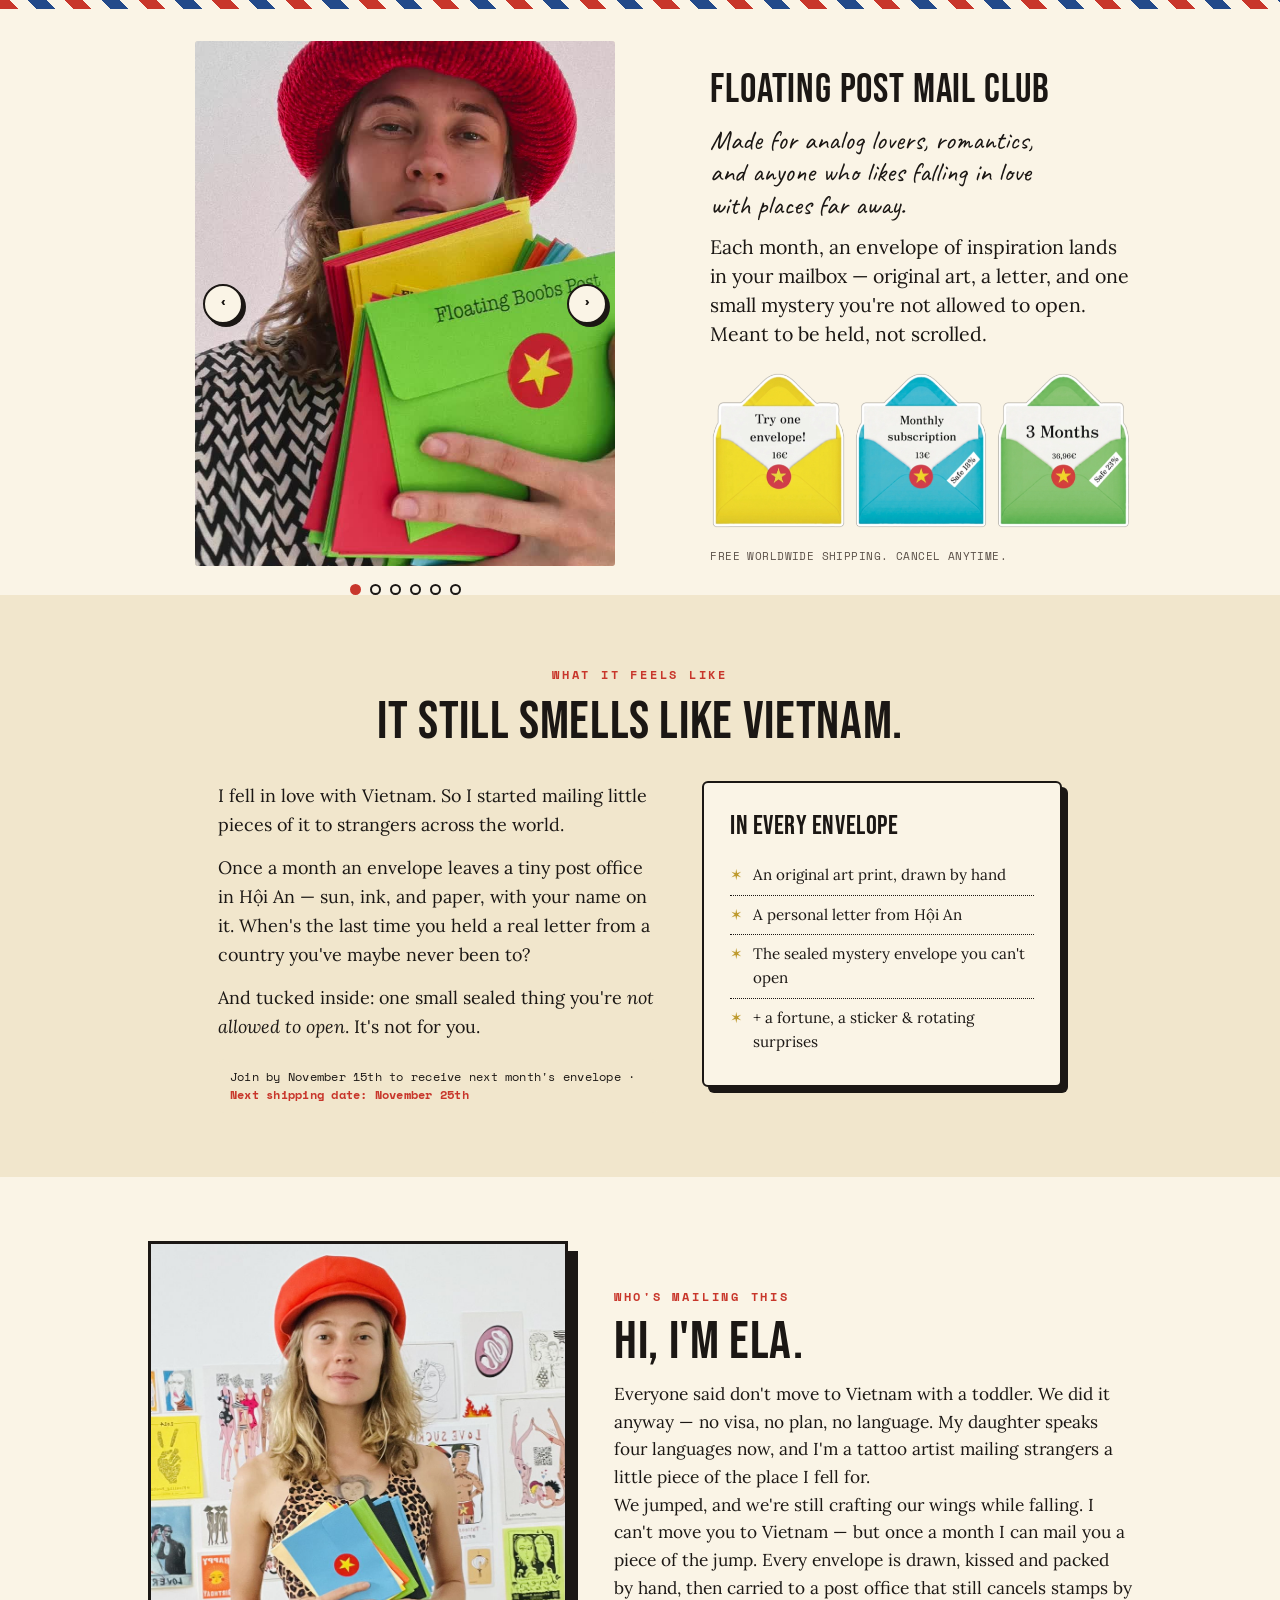
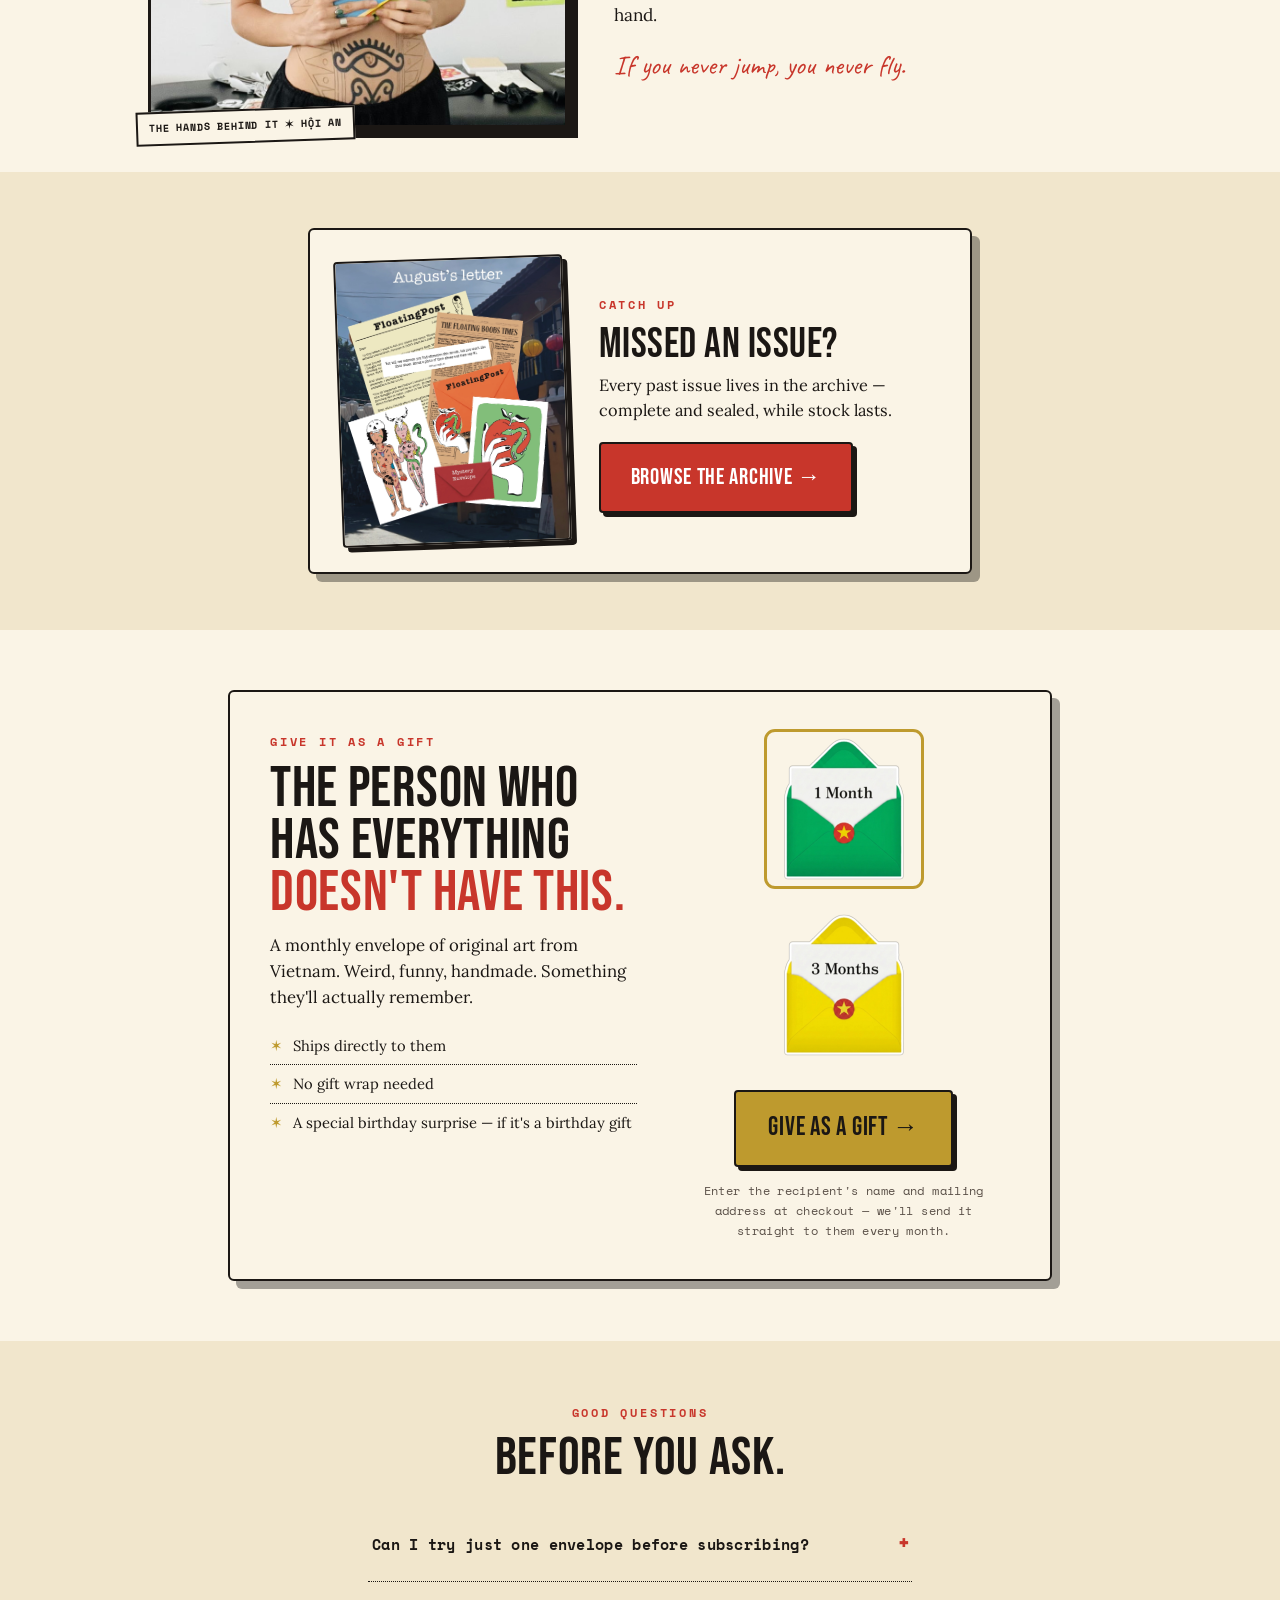
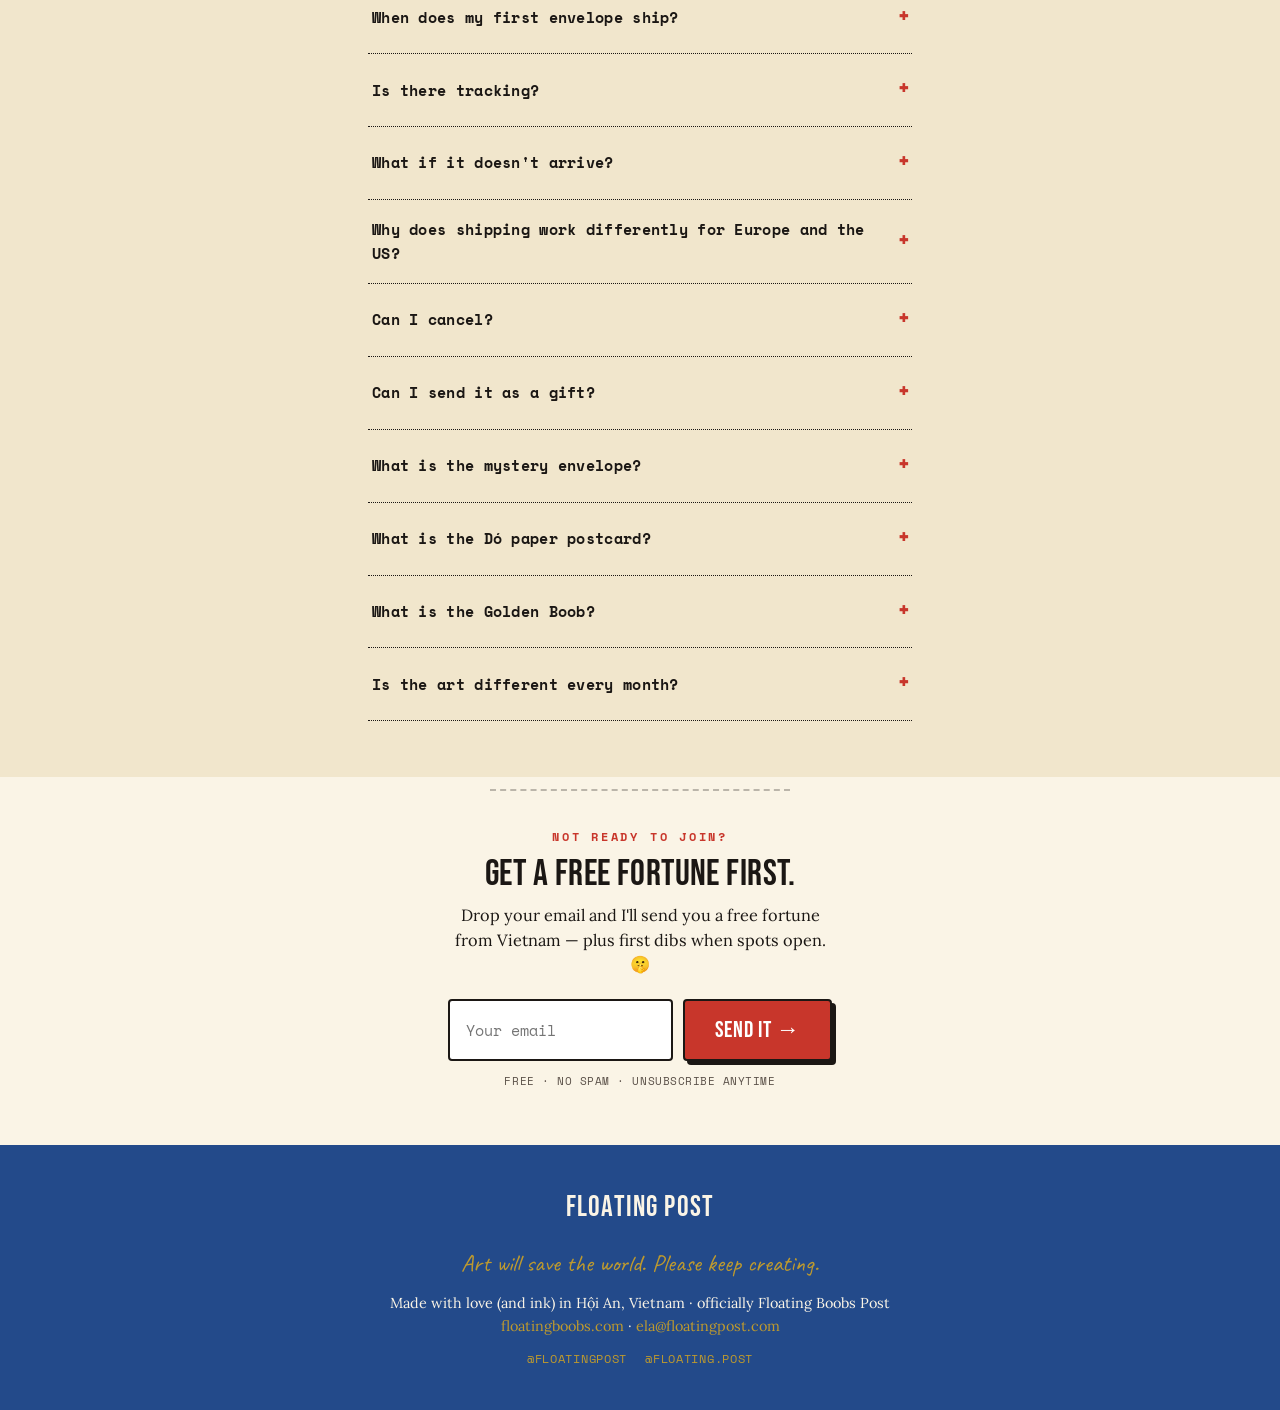
<file: index.html>
<!DOCTYPE html>
<html lang="en">
<head>
 <meta name="facebook-domain-verification" content="jpdzi2fnzehuux27wo3g1flcb7cbrn" />
<meta charset="UTF-8">
<meta name="viewport" content="width=device-width, initial-scale=1.0">
<title>Floating Post — a piece of Vietnam in your mailbox, once a month</title>
<meta name="description" content="A monthly hand-made art envelope mailed from Hội An, Vietnam by a tattoo artist. Get a free fortune to start.">
<link rel="preconnect" href="https://fonts.googleapis.com">
<link rel="preconnect" href="https://fonts.gstatic.com" crossorigin>
<link href="https://fonts.googleapis.com/css2?family=Bebas+Neue&family=Caveat:wght@500;700&family=Lora:ital,wght@0,400;0,500;1,400&family=Space+Mono:wght@400;700&display=swap" rel="stylesheet">
<!-- Facebook Pixel -->
<script>
!function(f,b,e,v,n,t,s){if(f.fbq)return;n=f.fbq=function(){n.callMethod?
n.callMethod.apply(n,arguments):n.queue.push(arguments)};if(!f._fbq)f._fbq=n;
n.push=n;n.loaded=!0;n.version='2.0';n.queue=[];t=b.createElement(e);t.async=!0;
t.src=v;s=b.getElementsByTagName(e)[0];s.parentNode.insertBefore(t,s)}(window,document,'script',
'https://connect.facebook.net/en_US/fbevents.js');
fbq('init','4510568505845101');fbq('track','PageView');
</script>
<noscript><img height="1" width="1" style="display:none" src="https://www.facebook.com/tr?id=4510568505845101&ev=PageView&noscript=1"/></noscript>
<!-- End Facebook Pixel -->
<!-- Google Analytics -->
<script async src="https://www.googletagmanager.com/gtag/js?id=G-TF8GHZBKS1"></script>
<script>
window.dataLayer = window.dataLayer || [];
function gtag(){dataLayer.push(arguments);}
gtag('js', new Date());
gtag('config', 'G-TF8GHZBKS1');
</script>
<!-- End Google Analytics -->
<link rel="stylesheet" href="styles.css">
</head>
<body>

<div class="airmail" aria-hidden="true"></div>


<!-- HERO — PRODUCT SLIDESHOW (face moved down to maker section) -->
<header class="hero-slideshow wrap" id="top">
 <div class="hero-row">
  <div class="slideshow" aria-roledescription="carousel" aria-label="what arrives in your mailbox">
    <div class="slideshow-frame">
      <button class="slide-nav prev" aria-label="previous slide">‹</button>
      <button class="slide-nav next" aria-label="next slide">›</button>
      <div class="slides">
        <div class="slide"><video src="hero-video.mp4" poster="hero-poster.jpg" autoplay muted loop playsinline webkit-playsinline preload="metadata"></video><button class="vid-play" aria-label="play video">▶</button></div>
        <div class="slide"><img src="web2.jpg" alt="A hand-drawn mermaid couple postcard laid over a stack of lavender Floating Post envelopes stamped Handmade, sent with love from Vietnam" loading="lazy" decoding="async"></div>
        <div class="slide"><img src="web5.jpg" alt="A flatlay of the July letter, fortune strip, art prints and welcome letter beside pink, tan and blue Floating Post envelopes" loading="lazy" decoding="async"></div>
        <div class="slide"><img src="web1.jpg" alt="Ela's Hội An studio wall covered in Floating Boobs art prints, with a stack of FloatingPost envelopes and the Art &amp; Tattoo portfolio on the desk below" loading="lazy" decoding="async"></div>
        <div class="slide"><img src="web4.jpg" alt="An It's OK to cry art card and bandaid stickers on top of a stack of green Floating Post envelopes" style="object-position:center 75%;" loading="lazy" decoding="async"></div>
        <div class="slide"><img src="web3.jpg" alt="Issue 004's August letter and swimsuit-ladies art print next to a purple mask card and a green Floating Post envelope" style="object-position:center 8%;" loading="lazy" decoding="async"></div>
      </div>
    </div>
    <div class="dots">
      <button class="dot" aria-selected="true" aria-label="go to slide 1"></button>
      <button class="dot" aria-label="go to slide 2"></button>
      <button class="dot" aria-label="go to slide 3"></button>
      <button class="dot" aria-label="go to slide 4"></button>
      <button class="dot" aria-label="go to slide 5"></button>
      <button class="dot" aria-label="go to slide 6"></button>
    </div>
  </div>

  <div class="hero-copy">
    <h1 class="hero-title">Floating Post Mail Club</h1>
    <p class="hero-intro">Made for analog lovers, romantics, and anyone who likes falling in love with places far away.</p>
    <p class="hero-lead" style="margin-top:10px;">Each month, an envelope of inspiration lands in your mailbox — original art, a letter, and one small mystery you're not allowed to open. Meant to be held, not scrolled.</p>
    <div class="hero-cta hero-envelopes" role="group" aria-label="choose a plan">
      <a class="hero-env" href="https://buy.stripe.com/bJeaEY3GMf7QbLNaqZcQU0a" target="_blank" data-checkout="trial" aria-label="Try one envelope — €16">
        <img src="hero_try.png" alt="Try one envelope — €16">
      </a>
      <a class="hero-env" href="https://buy.stripe.com/cNiaEYcdi4tc3fhaqZcQU0b" target="_blank" data-checkout="subscribe-hero" aria-label="Monthly subscription — €13">
        <img src="hero_monthly.png" alt="Monthly subscription — €13, save 18%">
      </a>
      <a class="hero-env" href="https://buy.stripe.com/8x2fZi0uA6BkdTVbv3cQU0g" target="_blank" data-checkout="subscribe-3mo" aria-label="3 months — €36,96">
        <img src="hero_3month.png" alt="3 Months — €36,96, save 23%">
      </a>
      <a class="hero-env hero-env--4th" href="#gift" data-checkout="gift-jump" aria-label="A perfect gift — see gift options">
        <img src="hero_4th.png" alt="A Perfect Gift">
      </a>
    </div>
    <div style="font-family:'Space Mono',monospace;font-size:.66rem;letter-spacing:.04em;color:var(--soft);margin-top:18px;text-transform:uppercase;">Free worldwide shipping. Cancel anytime.</div>
  </div>
 </div>
</header>

<!-- FEELING BEAT — make them want it before the price -->
<section style="background:var(--paper2);padding:64px 0;">
  <div class="wrap" style="max-width:940px;">
    <div style="text-align:center;">
      <span class="eyebrow">what it feels like</span>
      <h2 style="margin:10px 0 0;">It still smells like Vietnam.</h2>
    </div>
    <div class="smell-grid">
      <div class="smell-story">
        <p>I fell in love with Vietnam. So I started mailing little pieces of it to strangers across the world.</p>
        <p>Once a month an envelope leaves a tiny post office in Hội An — sun, ink, and paper, with your name on it. When's the last time you held a real letter from a country you've maybe never been to?</p>
        <p>And tucked inside: one small sealed thing you're <em>not allowed to open</em>. It's not for you.</p>
        <div class="ship-notice" style="text-align:left;margin-top:18px;margin-bottom:0;">Join by November 15th to receive next month's envelope · <b>Next shipping date: November 25th</b></div>
      </div>
      <aside class="inside-card">
        <h3>In every envelope</h3>
        <ul class="price-feat">
          <li>An original art print, drawn by hand</li>
          <li>A personal letter from Hội An</li>
          <li>The sealed mystery envelope you can't open</li>
          <li>+ a fortune, a sticker &amp; rotating surprises</li>
        </ul>
      </aside>
    </div>
  </div>
</section>

<!-- WHO'S MAKING THIS — the face, moved down to do the trust job -->
<section style="padding:64px 0 44px;">
  <div class="wrap maker-grid">
    <div class="hero-img-wrap">
      <img class="hero-img" src="hero_top.jpg" alt="Ela in her Hội An studio holding a stack of orange envelopes">
      <span class="hero-tag">the hands behind it ✶ hội an</span>
    </div>
    <div>
      <span class="eyebrow">who's mailing this</span>
      <h2 style="margin:8px 0 14px;">Hi, I'm Ela.</h2>
      <p style="font-size:1.08rem;line-height:1.6;">Everyone said don't move to Vietnam with a toddler. We did it anyway — no visa, no plan, no language. My daughter speaks four languages now, and I'm a tattoo artist mailing strangers a little piece of the place I fell for.</p>
      <p style="font-size:1.08rem;line-height:1.6;">We jumped, and we're still crafting our wings while falling. I can't move you to Vietnam — but once a month I can mail you a piece of the jump. Every envelope is drawn, kissed and packed by hand, then carried to a post office that still cancels stamps by hand.</p>
      <p class="hand" style="font-size:1.7rem;color:var(--red);margin-top:14px;">If you never jump, you never fly.</p>
    </div>
  </div>
</section>

<!-- ARCHIVE TEASER — full archive lives on its own page now: archive.html -->
<section style="background:var(--paper2);padding:56px 0;">
  <div class="wrap" style="max-width:760px;">
    <div class="home-archive-card">
      <img class="home-archive-img" src="archive-004.jpg" alt="A past Floating Post issue, complete with letter, art print and mystery envelope">
      <div>
        <span class="eyebrow">catch up</span>
        <h2 style="margin:8px 0 10px;font-size:clamp(1.9rem,4.5vw,2.6rem);">Missed an issue?</h2>
        <p style="font-size:1.02rem;line-height:1.5;margin-bottom:20px;">Every past issue lives in the archive — complete and sealed, while stock lasts.</p>
        <a class="btn btn--red" href="archive.html">Browse the archive →</a>
      </div>
    </div>
  </div>
</section>

<!-- GIFT -->
<section class="gift-section" id="gift">
  <div class="wrap" style="max-width:920px;">
    <div class="gift-card">
      <div class="gift-col gift-col--text">
        <span class="eyebrow">give it as a gift</span>
        <h2>THE PERSON WHO<br>HAS EVERYTHING<br><span class="red">DOESN'T HAVE THIS.</span></h2>
        <p class="gift-lead">A monthly envelope of original art from Vietnam. Weird, funny, handmade. Something they'll actually remember.</p>
        <ul class="gift-details">
          <li>Ships directly to them</li>
          <li>No gift wrap needed</li>
          <li>A special birthday surprise — if it's a birthday gift</li>
        </ul>
      </div>
      <div class="gift-col gift-col--buy">
        <div class="gift-options" role="group" aria-label="choose gift length">
          <button type="button" class="gift-opt gift-opt--sticker" data-price="16" data-months="1"
                  data-link="https://buy.stripe.com/5kQ00ka5a8JsaHJ56FcQU0c" aria-pressed="true">
            <img src="gift_1month_sticker.png" alt="1 Month gift envelope sticker — €16">
          </button>
          <button type="button" class="gift-opt gift-opt--sticker" data-price="42" data-months="3"
                  data-link="https://buy.stripe.com/aFa4gAcdibVEbLN7eNcQU0d" aria-pressed="false">
            <img src="gift_3months_sticker.png" alt="3 Months gift envelope sticker — €42">
          </button>
        </div>
        <a class="btn btn--gold" id="gift-cta" href="https://buy.stripe.com/5kQ00ka5a8JsaHJ56FcQU0c" target="_blank" data-checkout="gift">Give as a gift →</a>
        <p class="gift-sub">Enter the recipient's name and mailing address at checkout — we'll send it straight to them every month.</p>
      </div>
    </div>
  </div>
</section>

<!-- FAQ -->
<section style="background:var(--paper2);padding:56px 0;">
  <div class="wrap" style="max-width:640px;">
    <div style="text-align:center;margin-bottom:26px;">
      <span class="eyebrow">good questions</span>
      <h2 style="margin:8px 0 0;">Before you ask.</h2>
    </div>
    <details class="faq"><summary>Can I try just one envelope before subscribing?</summary>
      <p>Yes — the "Try one envelope" option gets you a single one-off envelope for €16. No subscription, no commitment. If you love it, subscribe from the next month.</p>
    </details>
    <details class="faq"><summary>When does my first envelope ship?</summary>
      <p>Sign up by the 15th of the month and your envelope ships at the end of that month. After the 15th, you're in the following month's send. Delivery takes 2–3 weeks to Europe and 4–5 weeks to USA, Australia and the rest of the world.</p>
    </details>
    <details class="faq"><summary>Is there tracking?</summary>
      <p>No tracking — it keeps costs down and honestly, waiting without knowing is more fun. Envelopes ship on the 25th of the month, so you know when it's on its way.</p>
    </details>
    <details class="faq"><summary>What if it doesn't arrive?</summary>
      <p>Delivery takes 2–3 weeks to Europe and 4–5 weeks to USA, Australia and further destinations. If your envelope hasn't arrived after 6 weeks, contact us. We'll resend. It's rare but it happens and we'll always make it right.</p>
    </details>
    <details class="faq"><summary>Why does shipping work differently for Europe and the US?</summary>
      <p>Due to customs rules, envelopes to the EU and US now travel in batches to a local hub before the final delivery. Same envelope, just one extra stop. Everything is still hand-drawn, written and packed by me in Hội An, Vietnam. Everywhere else ships straight from here, like always.</p>
    </details>
    <details class="faq"><summary>Can I cancel?</summary>
      <p>Yes, anytime. Just email <a href="mailto:ela@floatingpost.com">ela@floatingpost.com</a> before the 15th of the month and we'll sort it out before the next send. No awkward emails, no guilt trips.</p>
    </details>
    <details class="faq"><summary>Can I send it as a gift?</summary>
      <p>Absolutely. At checkout add the recipient's name and their address. It ships directly to them every month.</p>
    </details>
    <details class="faq"><summary>What is the mystery envelope?</summary>
      <p>A tiny sealed envelope inside the main one — but it's not for you. Instructions inside will tell you what to do with it. Give it to someone. Leave it somewhere. Pass it on. Don't open it yourself. That's the whole point.</p>
    </details>
    <details class="faq"><summary>What is the Dó paper postcard?</summary>
      <p>Every month one random subscriber receives an original Vietnamese art postcard on Dó paper — traditional handmade paper crafted in Vietnam for over a thousand years. Ela found it in Hội An. It's slipped into one lucky envelope with no announcement. You find out when you open it.</p>
    </details>
    <details class="faq"><summary>What is the Golden Boob?</summary>
      <p>Every month one random envelope contains a golden boob sticker. Find it and you win a hand-drawn portrait in Floating Boobs style — just you, you and your partner, your family, your best friend, whoever you want. Send Ela a photo and she draws them. Original, signed, one of a kind. Warning: it might look funny. It's a real Floating Boobs piece — not a selfie.</p>
    </details>
    <details class="faq"><summary>Is the art different every month?</summary>
      <p>Yes. New print, new postcard, new sticker, new fortune strip every single month. No repeats.</p>
    </details>
  </div>
</section>

<!-- ============================================= -->
<!-- QUIET EMAIL NET — the ONLY email form. demoted, below the buy. -->
<!-- ============================================= -->
<section style="background:var(--paper);padding:12px 0 56px;">
  <div class="wrap" style="max-width:480px;text-align:center;">
    <hr class="perf">
    <span class="eyebrow">not ready to join?</span>
    <h2 style="margin:8px 0 12px;white-space:nowrap;font-size:clamp(1.5rem,6.2vw,2.3rem);">Get a free fortune first.</h2>
    <p style="font-size:1.02rem;line-height:1.5;margin-bottom:22px;">Drop your email and I'll send you a free fortune from Vietnam — plus first dibs when spots open. 🤫</p>

    <!-- wired to Kit form 9627464 -->
    <form id="netform" class="net-form" action="https://app.kit.com/forms/9627464/subscriptions" method="post"
          style="display:flex;gap:10px;flex-wrap:wrap;justify-content:center;">
      <input type="email" name="email_address" required placeholder="Your email" aria-label="Your email"
             style="flex:1;min-width:180px;font-family:'Space Mono',monospace;font-size:.95rem;padding:14px 16px;border:2.5px solid var(--ink);border-radius:4px;background:#fff;color:var(--ink);">
      <button type="submit" class="btn btn--red">Send it →</button>
    </form>

    <div class="btn-sub" style="margin-top:12px;">free · no spam · unsubscribe anytime</div>
  </div>
</section>

<footer>
  <div class="fw">Floating Post</div>
  <p class="hand" style="margin-top:12px;font-size:1.5rem;color:var(--gold);">Art will save the world. Please keep creating.</p>
  <p style="margin-top:10px;">Made with love (and ink) in Hội An, Vietnam · officially Floating Boobs Post</p>
  <p><a href="https://floatingboobs.com">floatingboobs.com</a> · <a href="mailto:ela@floatingpost.com">ela@floatingpost.com</a></p>
  <div class="social">
    <a href="https://instagram.com/floatingpost" target="_blank">@floatingpost</a>
    <a href="https://tiktok.com/@floating.post" target="_blank">@floating.post</a>
  </div>
</footer>

<script>
  document.querySelectorAll('[data-checkout]').forEach(function(el){
    el.addEventListener('click',function(){ if(window.fbq) fbq('track','InitiateCheckout',{content_name:el.getAttribute('data-checkout')}); });
  });
  var nf=document.getElementById('netform');
  if(nf){nf.addEventListener('submit',function(){ if(window.fbq) fbq('track','Lead'); });}

  // slideshow (manual only — no auto-advance)
  // Native CSS scroll-snap does the swiping — the browser's own gesture engine
  // handles it (fast, reliable, works in in-app browsers too). JS just watches
  // scroll position to keep the dots/video state in sync, and drives the
  // dots/arrows via scrollTo(). No custom touch/drag math — that's what kept
  // breaking after the first swipe.
  (function(){
    var show=document.querySelector('.slideshow'); if(!show) return;
    var track=show.querySelector('.slides');
    var slides=show.querySelectorAll('.slide');
    var dots=show.querySelectorAll('.dot');
    var i=0, n=slides.length, programmatic=false;

    function setVideos(){ slides.forEach(function(s,j){ var v=s.querySelector('video'); if(v){ v.muted=true; if(j===i){ var p=v.play(); if(p&&p.catch) p.catch(function(){}); } else { v.pause(); } } }); }
    function updateDots(){ dots.forEach(function(d,j){ d.setAttribute('aria-selected', j===i?'true':'false'); }); }

    function go(k){
      i=(k+n)%n;
      programmatic=true;
      track.scrollTo({ left: i*track.clientWidth, behavior:'smooth' });
      updateDots(); setVideos();
      setTimeout(function(){ programmatic=false; }, 600);
    }

    dots.forEach(function(d,j){ d.addEventListener('click',function(){ go(j); }); });
    var prev=show.querySelector('.prev'), next=show.querySelector('.next');
    if(next) next.addEventListener('click',function(){ go(i+1); });
    if(prev) prev.addEventListener('click',function(){ go(i-1); });

    // sync index after a native swipe settles
    var scrollTimer=null;
    track.addEventListener('scroll',function(){
      if(programmatic) return;
      clearTimeout(scrollTimer);
      scrollTimer=setTimeout(function(){
        var w=track.clientWidth||1;
        var newI=Math.max(0,Math.min(n-1,Math.round(track.scrollLeft/w)));
        if(newI!==i){ i=newI; updateDots(); setVideos(); }
      },100);
    },{passive:true});

    go(0);
  })();

  // gift option toggle
  (function(){
    var opts=document.querySelectorAll('.gift-opt');
    var cta=document.getElementById('gift-cta');
    if(!opts.length||!cta) return;
    opts.forEach(function(btn){
      btn.addEventListener('click',function(){
        opts.forEach(function(b){ b.setAttribute('aria-pressed','false'); });
        btn.setAttribute('aria-pressed','true');
        cta.href=btn.getAttribute('data-link');
        cta.textContent=(btn.getAttribute('data-months')==='1'?'Give as a gift — 1 month →':'Give as a gift — 3 months →');
      });
    });
  })();
</script>
</body>
</html>
</file>
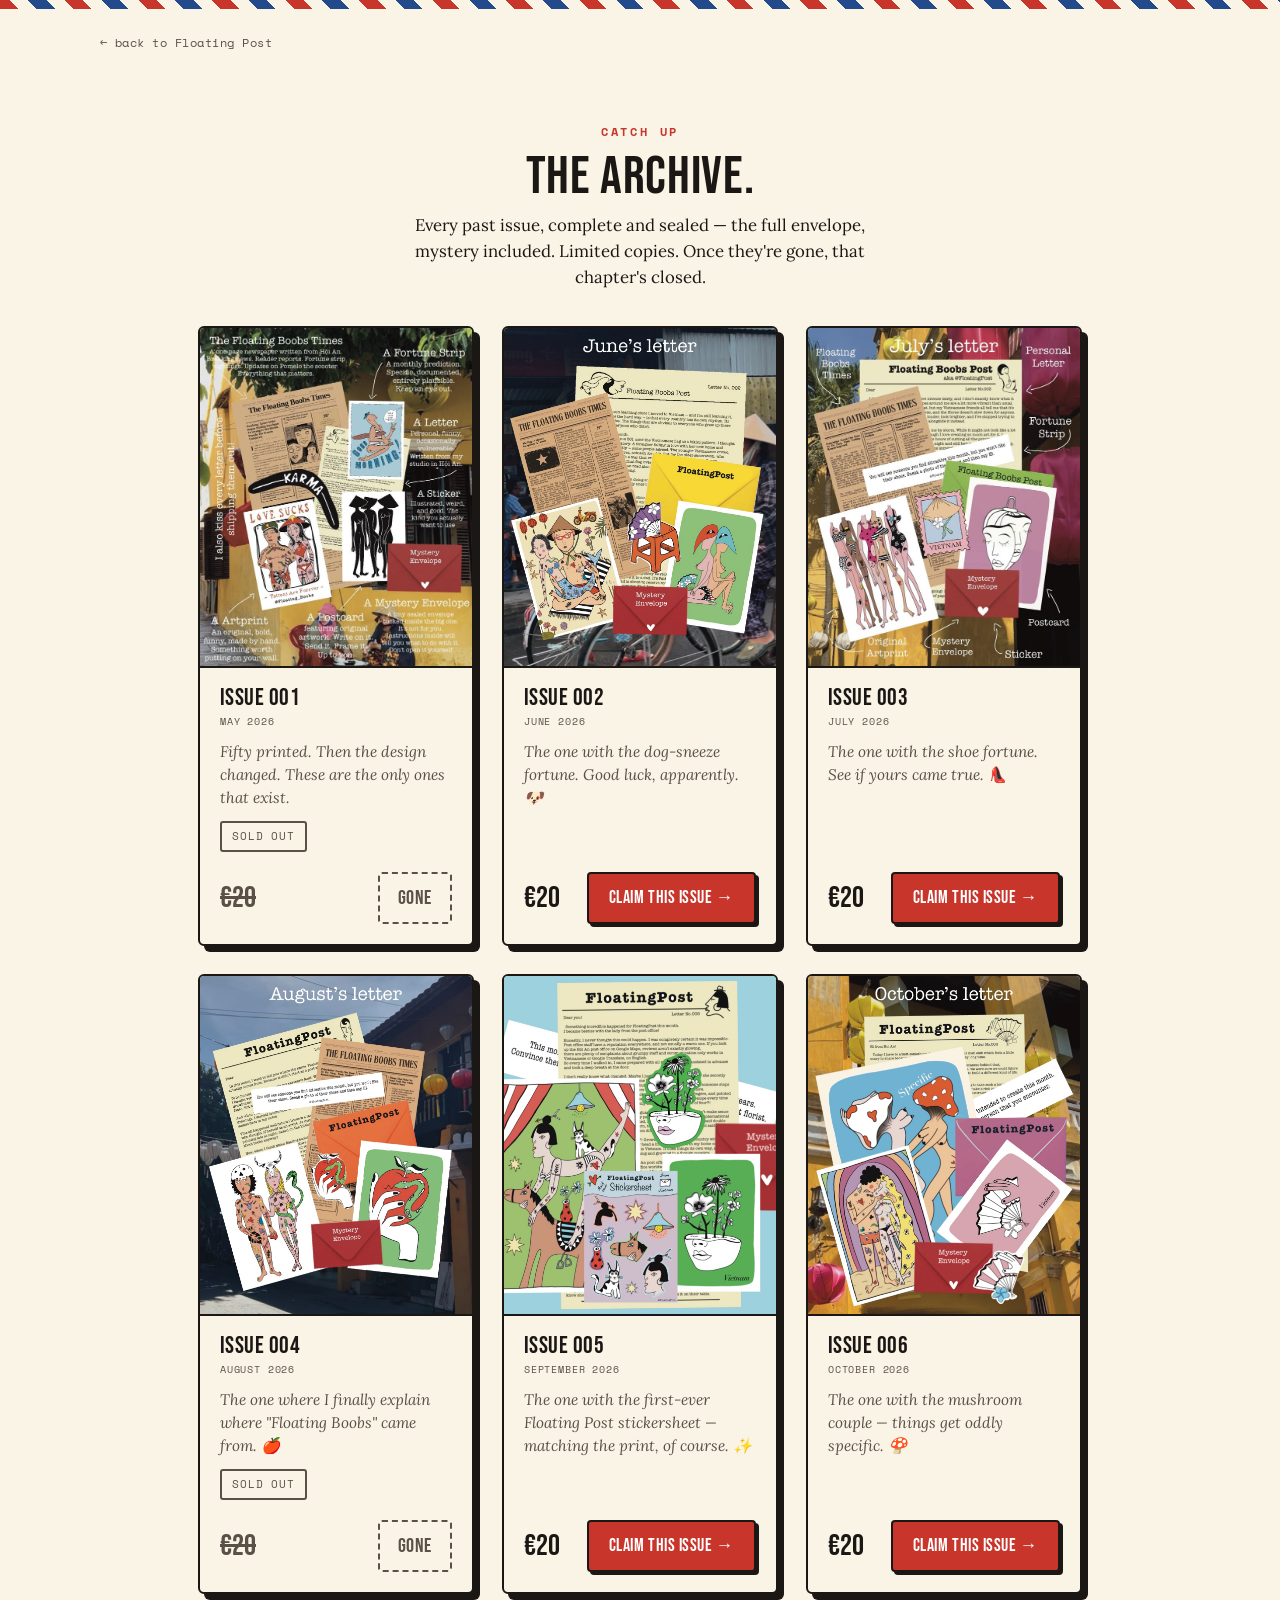
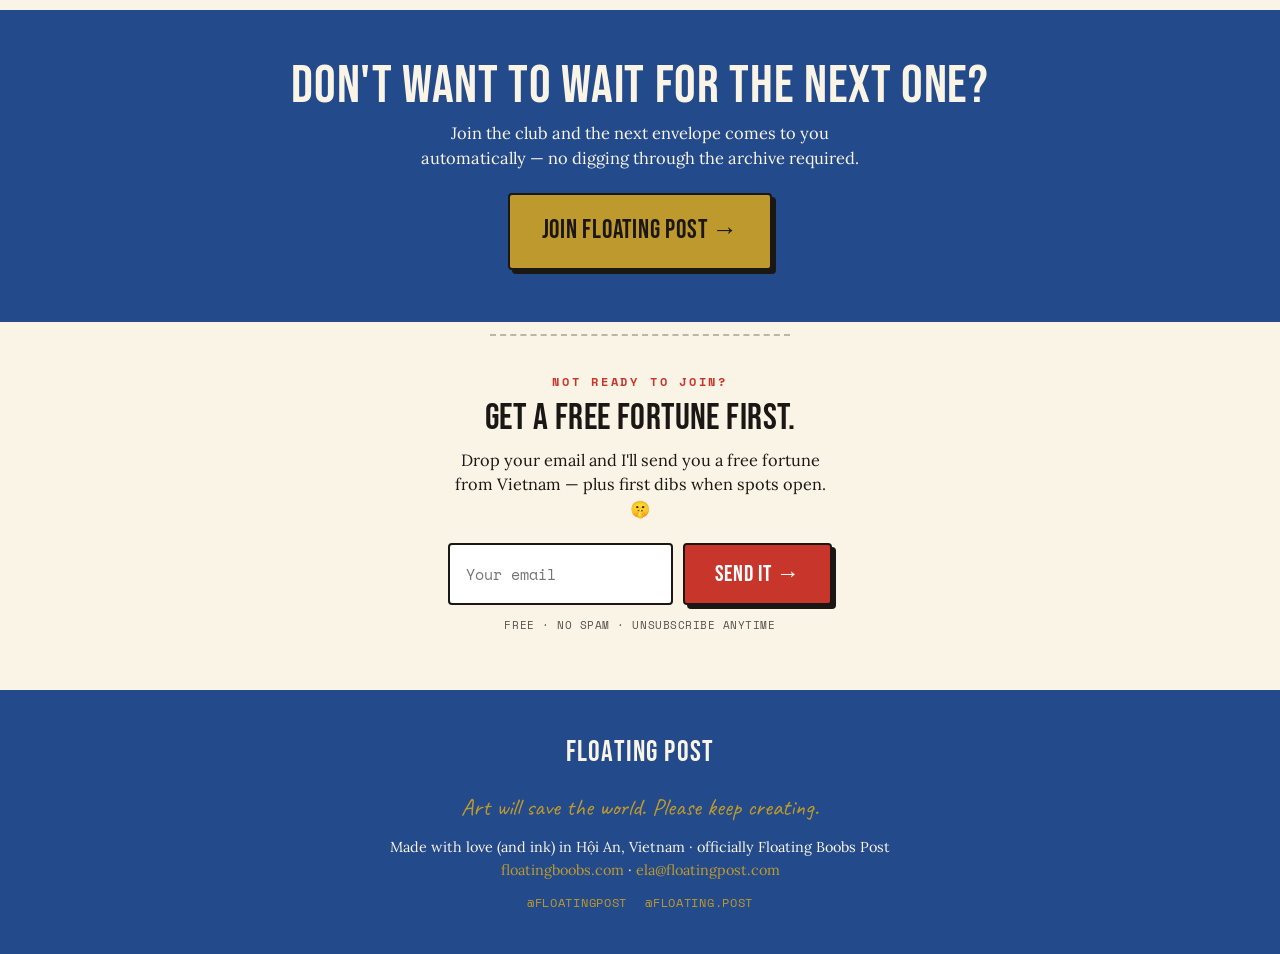
<file: archive.html>
<!DOCTYPE html>
<html lang="en">
<head>
<meta charset="UTF-8">
<meta name="viewport" content="width=device-width, initial-scale=1.0">
<title>The Archive — past issues | Floating Post</title>
<meta name="description" content="Every past issue of Floating Post, complete and sealed — while stock lasts.">
<link rel="preconnect" href="https://fonts.googleapis.com">
<link rel="preconnect" href="https://fonts.gstatic.com" crossorigin>
<link href="https://fonts.googleapis.com/css2?family=Bebas+Neue&family=Caveat:wght@500;700&family=Lora:ital,wght@0,400;0,500;1,400&family=Space+Mono:wght@400;700&display=swap" rel="stylesheet">
<!-- Facebook Pixel -->
<script>
!function(f,b,e,v,n,t,s){if(f.fbq)return;n=f.fbq=function(){n.callMethod?
n.callMethod.apply(n,arguments):n.queue.push(arguments)};if(!f._fbq)f._fbq=n;
n.push=n;n.loaded=!0;n.version='2.0';n.queue=[];t=b.createElement(e);t.async=!0;
t.src=v;s=b.getElementsByTagName(e)[0];s.parentNode.insertBefore(t,s)}(window,document,'script',
'https://connect.facebook.net/en_US/fbevents.js');
fbq('init','4510568505845101');fbq('track','PageView');
</script>
<noscript><img height="1" width="1" style="display:none" src="https://www.facebook.com/tr?id=4510568505845101&ev=PageView&noscript=1"/></noscript>
<!-- End Facebook Pixel -->
<!-- Google Analytics -->
<script async src="https://www.googletagmanager.com/gtag/js?id=G-TF8GHZBKS1"></script>
<script>
window.dataLayer = window.dataLayer || [];
function gtag(){dataLayer.push(arguments);}
gtag('js', new Date());
gtag('config', 'G-TF8GHZBKS1');
</script>
<!-- End Google Analytics -->
<link rel="stylesheet" href="styles.css">
<style>
.back-link{display:inline-flex;align-items:center;gap:6px;font-family:'Space Mono',monospace;font-size:.78rem;letter-spacing:.04em;text-decoration:none;color:var(--soft);}
.back-link:hover{color:var(--red);}
.archive-bridge{background:var(--blue);color:var(--paper);padding:52px 0;text-align:center;}
.archive-bridge h2{color:var(--paper);margin:0 0 10px;}
.archive-bridge p{max-width:44ch;margin:0 auto 22px;font-size:1.03rem;line-height:1.5;}
</style>
</head>
<body>

<div class="airmail" aria-hidden="true"></div>

<div class="wrap" style="padding:18px 0 0;">
  <a class="back-link" href="index.html">← back to Floating Post</a>
</div>

<!-- ARCHIVE — past issues, sold individually while stock lasts -->
<!-- TO ADD A NEW ISSUE EACH MONTH: copy one .archive-card block below, update the image src,
     issue number, month, teaser line, stock count, and Stripe link. No CSS edit needed —
     the grid re-flows on its own as cards are added. -->
<section style="padding:60px 0 16px;" id="archive">
  <div class="wrap" style="max-width:980px;">
    <div style="text-align:center;margin-bottom:6px;">
      <span class="eyebrow">catch up</span>
      <h2 style="margin:8px 0 10px;">The Archive.</h2>
      <p style="max-width:48ch;margin:0 auto;font-size:1.05rem;line-height:1.55;">Every past issue, complete and sealed — the full envelope, mystery included. Limited copies. Once they're gone, that chapter's closed.</p>
    </div>

    <!-- desktop: bordered cards with teaser copy and a separate buy button -->
    <div class="archive-grid archive-grid--desktop">

      <div class="archive-card archive-card--sold">
        <img class="archive-img" src="archive-001.jpg" alt="Floating Post Issue 001 contents — May 2026, sold out">
        <div class="archive-body">
          <span class="archive-issue">Issue 001</span>
          <span class="archive-month">May 2026</span>
          <p class="archive-teaser">Fifty printed. Then the design changed. These are the only ones that exist.</p>
          <span class="badge">Sold out</span>
          <div class="archive-buy-row">
            <span class="archive-price">&euro;20</span>
            <span class="archive-gone">Gone</span>
          </div>
        </div>
      </div>

      <div class="archive-card">
        <img class="archive-img" src="archive-002.jpg" alt="Floating Post Issue 002 contents — June 2026">
        <div class="archive-body">
          <span class="archive-issue">Issue 002</span>
          <span class="archive-month">June 2026</span>
          <p class="archive-teaser">The one with the dog-sneeze fortune. Good luck, apparently. 🐶</p>
          <div class="archive-buy-row">
            <span class="archive-price">&euro;20</span>
            <a class="btn btn--red" href="https://buy.stripe.com/7sY7sM0uA4tccPR2YxcQU0m" target="_blank" data-checkout="archive-002">Claim this issue &rarr;</a>
          </div>
        </div>
      </div>

      <div class="archive-card">
        <img class="archive-img" src="archive-003.jpg" alt="Floating Post Issue 003 contents — July 2026">
        <div class="archive-body">
          <span class="archive-issue">Issue 003</span>
          <span class="archive-month">July 2026</span>
          <p class="archive-teaser">The one with the shoe fortune. See if yours came true. 👠</p>
          <div class="archive-buy-row">
            <span class="archive-price">&euro;20</span>
            <a class="btn btn--red" href="https://buy.stripe.com/9B66oIcdi5xg4jl7eNcQU0l" target="_blank" data-checkout="archive-003">Claim this issue &rarr;</a>
          </div>
        </div>
      </div>

      <div class="archive-card archive-card--sold">
        <img class="archive-img" src="archive-004.jpg" alt="Floating Post Issue 004 contents — August 2026, sold out">
        <div class="archive-body">
          <span class="archive-issue">Issue 004</span>
          <span class="archive-month">August 2026</span>
          <p class="archive-teaser">The one where I finally explain where "Floating Boobs" came from. 🍎</p>
          <span class="badge">Sold out</span>
          <div class="archive-buy-row">
            <span class="archive-price">&euro;20</span>
            <span class="archive-gone">Gone</span>
          </div>
        </div>
      </div>

      <div class="archive-card">
        <img class="archive-img" src="sept.jpg" alt="Floating Post Issue 005 contents — September 2026">
        <div class="archive-body">
          <span class="archive-issue">Issue 005</span>
          <span class="archive-month">September 2026</span>
          <p class="archive-teaser">The one with the first-ever Floating Post stickersheet — matching the print, of course. ✨</p>
          <div class="archive-buy-row">
            <span class="archive-price">&euro;20</span>
            <a class="btn btn--red" href="https://buy.stripe.com/9B6bJ2elqe3M4jl7eNcQU0o" target="_blank" data-checkout="archive-005">Claim this issue &rarr;</a>
          </div>
        </div>
      </div>

      <div class="archive-card">
        <img class="archive-img" src="october.jpg" alt="Floating Post Issue 006 contents — October 2026">
        <div class="archive-body">
          <span class="archive-issue">Issue 006</span>
          <span class="archive-month">October 2026</span>
          <p class="archive-teaser">The one with the mushroom couple — things get oddly specific. 🍄</p>
          <div class="archive-buy-row">
            <span class="archive-price">&euro;20</span>
            <a class="btn btn--red" href="https://buy.stripe.com/14A00kdhm0cW7vxdDbcQU0n" target="_blank" data-checkout="archive-006">Claim this issue &rarr;</a>
          </div>
        </div>
      </div>

    </div>

    <!-- mobile: plain shop-style layout, image + title + price -->
    <div class="shop-grid">

      <div class="shop-card shop-card--sold">
        <img class="shop-img" src="archive-001.jpg" alt="Floating Post Issue 001 contents — May 2026, sold out">
        <h3 class="shop-title">Floating Post — Issue 001<br>May 2026</h3>
        <p class="shop-price">&euro;20,00 EUR</p>
        <p class="shop-status">Sold out</p>
      </div>

      <a class="shop-card" href="https://buy.stripe.com/7sY7sM0uA4tccPR2YxcQU0m" target="_blank" data-checkout="archive-002">
        <img class="shop-img" src="archive-002.jpg" alt="Floating Post Issue 002 contents — June 2026">
        <h3 class="shop-title">Floating Post — Issue 002<br>June 2026</h3>
        <p class="shop-price">&euro;20,00 EUR</p>
      </a>

      <a class="shop-card" href="https://buy.stripe.com/9B66oIcdi5xg4jl7eNcQU0l" target="_blank" data-checkout="archive-003">
        <img class="shop-img" src="archive-003.jpg" alt="Floating Post Issue 003 contents — July 2026">
        <h3 class="shop-title">Floating Post — Issue 003<br>July 2026</h3>
        <p class="shop-price">&euro;20,00 EUR</p>
      </a>

      <div class="shop-card shop-card--sold">
        <img class="shop-img" src="archive-004.jpg" alt="Floating Post Issue 004 contents — August 2026, sold out">
        <h3 class="shop-title">Floating Post — Issue 004<br>August 2026</h3>
        <p class="shop-price">&euro;20,00 EUR</p>
        <p class="shop-status">Sold out</p>
      </div>

      <a class="shop-card" href="https://buy.stripe.com/9B6bJ2elqe3M4jl7eNcQU0o" target="_blank" data-checkout="archive-005">
        <img class="shop-img" src="sept.jpg" alt="Floating Post Issue 005 contents — September 2026">
        <h3 class="shop-title">Floating Post — Issue 005<br>September 2026</h3>
        <p class="shop-price">&euro;20,00 EUR</p>
      </a>

      <a class="shop-card" href="https://buy.stripe.com/14A00kdhm0cW7vxdDbcQU0n" target="_blank" data-checkout="archive-006">
        <img class="shop-img" src="october.jpg" alt="Floating Post Issue 006 contents — October 2026">
        <h3 class="shop-title">Floating Post — Issue 006<br>October 2026</h3>
        <p class="shop-price">&euro;20,00 EUR</p>
      </a>

    </div>
  </div>
</section>

<!-- BRIDGE — pull archive browsers into the subscription -->
<section class="archive-bridge">
  <div class="wrap">
    <h2>Don't want to wait for the next one?</h2>
    <p>Join the club and the next envelope comes to you automatically — no digging through the archive required.</p>
    <a class="btn btn--gold" href="index.html#top" data-checkout="archive-to-subscribe">Join Floating Post →</a>
  </div>
</section>

<!-- QUIET EMAIL NET — the ONLY email form. demoted, below the buy. -->
<section style="background:var(--paper);padding:12px 0 56px;">
  <div class="wrap" style="max-width:480px;text-align:center;">
    <hr class="perf">
    <span class="eyebrow">not ready to join?</span>
    <h2 style="margin:8px 0 12px;white-space:nowrap;font-size:clamp(1.5rem,6.2vw,2.3rem);">Get a free fortune first.</h2>
    <p style="font-size:1.02rem;line-height:1.5;margin-bottom:22px;">Drop your email and I'll send you a free fortune from Vietnam — plus first dibs when spots open. 🤫</p>

    <!-- wired to Kit form 9627464 -->
    <form id="netform" class="net-form" action="https://app.kit.com/forms/9627464/subscriptions" method="post"
          style="display:flex;gap:10px;flex-wrap:wrap;justify-content:center;">
      <input type="email" name="email_address" required placeholder="Your email" aria-label="Your email"
             style="flex:1;min-width:180px;font-family:'Space Mono',monospace;font-size:.95rem;padding:14px 16px;border:2.5px solid var(--ink);border-radius:4px;background:#fff;color:var(--ink);">
      <button type="submit" class="btn btn--red">Send it →</button>
    </form>

    <div class="btn-sub" style="margin-top:12px;">free · no spam · unsubscribe anytime</div>
  </div>
</section>

<footer>
  <div class="fw">Floating Post</div>
  <p class="hand" style="margin-top:12px;font-size:1.5rem;color:var(--gold);">Art will save the world. Please keep creating.</p>
  <p style="margin-top:10px;">Made with love (and ink) in Hội An, Vietnam · officially Floating Boobs Post</p>
  <p><a href="https://floatingboobs.com">floatingboobs.com</a> · <a href="mailto:ela@floatingpost.com">ela@floatingpost.com</a></p>
  <div class="social">
    <a href="https://instagram.com/floatingpost" target="_blank">@floatingpost</a>
    <a href="https://tiktok.com/@floating.post" target="_blank">@floating.post</a>
  </div>
</footer>

<script>
  document.querySelectorAll('[data-checkout]').forEach(function(el){
    el.addEventListener('click',function(){ if(window.fbq) fbq('track','InitiateCheckout',{content_name:el.getAttribute('data-checkout')}); });
  });
  var nf=document.getElementById('netform');
  if(nf){nf.addEventListener('submit',function(){ if(window.fbq) fbq('track','Lead'); });}
</script>
</body>
</html>
</file>
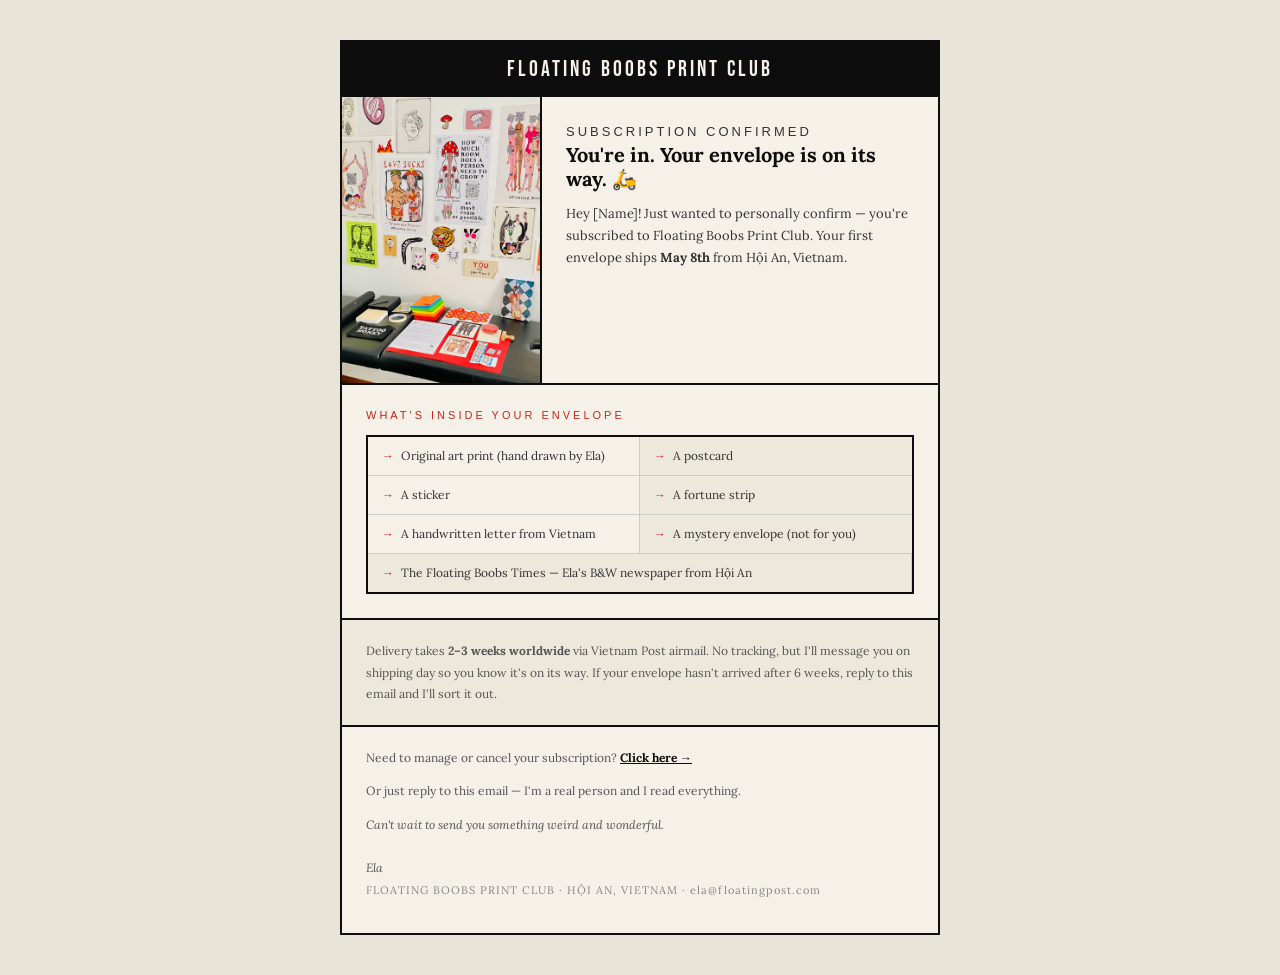
<file: confirmation-email.html>
<!DOCTYPE html>
<html lang="en">
<head>
<meta charset="UTF-8">
<meta name="viewport" content="width=device-width, initial-scale=1.0">
<title>You're in — Floating Boobs Print Club</title>
<link href="https://fonts.googleapis.com/css2?family=Bebas+Neue&family=Lora:ital,wght@0,400;0,500;1,400&display=swap" rel="stylesheet">
<style>
*,*::before,*::after{box-sizing:border-box;margin:0;padding:0}
body{font-family:'Lora',Georgia,serif;background:#e8e4d8;display:flex;justify-content:center;align-items:flex-start;min-height:100vh;padding:40px 16px;}
.email-wrap{max-width:600px;width:100%;border:2px solid #0d0d0d;background:#f5f0e8;}
.email-header{background:#0d0d0d;padding:14px 24px;text-align:center;}
.email-header span{font-family:'Bebas Neue',sans-serif;font-size:22px;color:#f5f0e8;letter-spacing:3px;}
.email-top{display:flex;align-items:stretch;border-bottom:2px solid #0d0d0d;}
.email-photo{width:200px;flex-shrink:0;border-right:2px solid #0d0d0d;overflow:hidden;}
.email-photo img{width:100%;height:100%;object-fit:cover;display:block;}
.email-intro{padding:24px;flex:1;}
.label{font-size:11px;letter-spacing:3px;color:#c9281a;font-family:sans-serif;margin:0 0 8px;}
.email-intro h1{font-size:20px;font-family:'Lora',Georgia,serif;font-weight:bold;margin:0 0 12px;color:#0d0d0d;line-height:1.2;}
.email-intro p{font-size:13px;color:#333;line-height:1.7;margin:0;}
.email-inside{padding:24px;border-bottom:2px solid #0d0d0d;}
.items-grid{display:grid;grid-template-columns:1fr 1fr;gap:0;border:2px solid #0d0d0d;margin-top:14px;}
.item{padding:10px 14px;border-bottom:1px solid #ccc;font-size:12px;color:#333;line-height:1.5;}
.item:nth-child(odd){border-right:1px solid #ccc;}
.item:nth-child(even){background:#ede8dc;}
.item.full{grid-column:span 2;border-bottom:none;background:#ede8dc;}
.item span{color:#c9281a;font-weight:bold;margin-right:4px;}
.email-shipping{padding:20px 24px;border-bottom:2px solid #0d0d0d;background:#ede8dc;}
.email-shipping p{font-size:12px;color:#555;line-height:1.8;margin:0;}
.email-footer{padding:20px 24px;}
.email-footer p{font-size:12px;color:#555;line-height:1.8;margin:0 0 12px;}
.email-footer a{color:#0d0d0d;font-weight:bold;}
.email-signoff{margin:20px 0 0;font-size:13px;color:#0d0d0d;font-style:italic;line-height:1.8;}
.email-signoff .name{font-size:11px;color:#888;font-style:normal;letter-spacing:1px;}

@media(max-width:500px){
  .email-top{flex-direction:column;}
  .email-photo{width:100%;height:220px;border-right:none;border-bottom:2px solid #0d0d0d;}
  .items-grid{grid-template-columns:1fr;}
  .item{border-right:none!important;}
  .item.full{grid-column:span 1;}
}
</style>
</head>
<body>
<div class="email-wrap">

  <div class="email-header">
    <span>FLOATING BOOBS PRINT CLUB</span>
  </div>

  <div class="email-top">
    <div class="email-photo">
      <img src="IMG_2601.jpeg" alt="Ela's studio in Hội An" />
    </div>
    <div class="email-intro">
      <p class="label">SUBSCRIPTION CONFIRMED</p>
      <h1>You're in. Your envelope is on its way. 🛵</h1>
      <p>Hey [Name]! Just wanted to personally confirm — you're subscribed to Floating Boobs Print Club. Your first envelope ships <strong>May 8th</strong> from Hội An, Vietnam.</p>
    </div>
  </div>

  <div class="email-inside">
    <p class="label">WHAT'S INSIDE YOUR ENVELOPE</p>
    <div class="items-grid">
      <div class="item"><span>→</span> Original art print (hand drawn by Ela)</div>
      <div class="item"><span>→</span> A postcard</div>
      <div class="item"><span>→</span> A sticker</div>
      <div class="item"><span>→</span> A fortune strip</div>
      <div class="item"><span>→</span> A handwritten letter from Vietnam</div>
      <div class="item"><span>→</span> A mystery envelope (not for you)</div>
      <div class="item full"><span>→</span> The Floating Boobs Times — Ela's B&W newspaper from Hội An</div>
    </div>
  </div>

  <div class="email-shipping">
    <p>Delivery takes <strong>2–3 weeks worldwide</strong> via Vietnam Post airmail. No tracking, but I'll message you on shipping day so you know it's on its way. If your envelope hasn't arrived after 6 weeks, reply to this email and I'll sort it out.</p>
  </div>

  <div class="email-footer">
    <p>Need to manage or cancel your subscription? <a href="https://billing.stripe.com/p/login/fZu9AU0uA8Js7vxcz7cQU00">Click here →</a></p>
    <p>Or just reply to this email — I'm a real person and I read everything.</p>
    <p class="email-signoff">
      Can't wait to send you something weird and wonderful.<br><br>
      Ela<br>
      <span class="name">FLOATING BOOBS PRINT CLUB · HỘI AN, VIETNAM · ela@floatingpost.com</span>
    </p>
  </div>

</div>
</body>
</html>
</file>
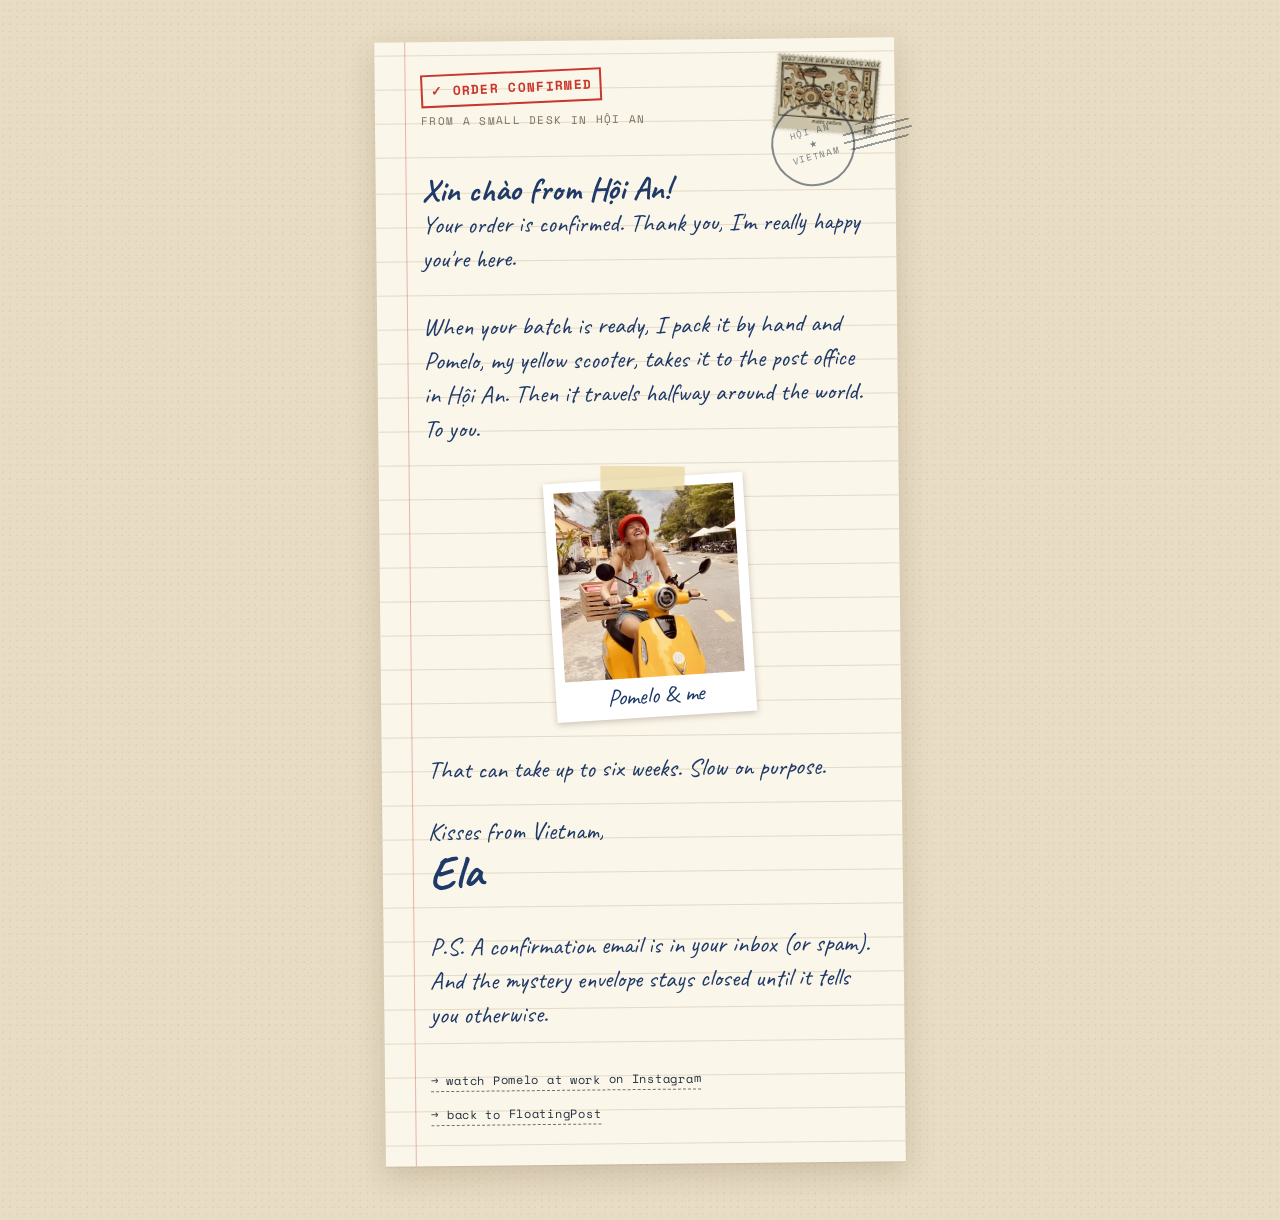
<file: thanks.html>
<!DOCTYPE html>
<html lang="en">
<head>
<meta charset="utf-8">
<meta name="viewport" content="width=device-width, initial-scale=1">
<title>Thank you · FloatingPost</title>
<meta name="robots" content="noindex">
<link rel="preconnect" href="https://fonts.googleapis.com">
<link href="https://fonts.googleapis.com/css2?family=Caveat:wght@500;700&family=Lora:ital,wght@0,400;0,600;1,400&family=Space+Mono:wght@400;700&display=swap" rel="stylesheet">

<!-- Google Analytics 4 -->
<script async src="https://www.googletagmanager.com/gtag/js?id=G-TF8GHZBKS1"></script>
<script>
window.dataLayer = window.dataLayer || [];
function gtag(){dataLayer.push(arguments);}
gtag('js', new Date());
gtag('config', 'G-TF8GHZBKS1');
</script>

<!-- Meta Pixel: fires PageView + Purchase -->
<script>
!function(f,b,e,v,n,t,s){if(f.fbq)return;n=f.fbq=function(){n.callMethod?
n.callMethod.apply(n,arguments):n.queue.push(arguments)};if(!f._fbq)f._fbq=n;
n.push=n;n.loaded=!0;n.version='2.0';n.queue=[];t=b.createElement(e);t.async=!0;
t.src=v;s=b.getElementsByTagName(e)[0];s.parentNode.insertBefore(t,s)}(window,
document,'script','https://connect.facebook.net/en_US/fbevents.js');
fbq('init', '4510568505845101');
fbq('track', 'PageView');

(function () {
  var p = new URLSearchParams(window.location.search);
  var value = parseFloat(p.get('value'));
  var product = p.get('product') || 'envelope';
  var session = p.get('session_id') || '';

  // Only fire Purchase when we really came from Stripe
  if (!session || isNaN(value)) return;

  // Don't count the same purchase twice if the page is refreshed
  var key = 'fp_purchase_' + session;
  try { if (localStorage.getItem(key)) return; } catch (e) {}

  if (window.gtag) {
    gtag('event', 'purchase', {
      transaction_id: session,
      value: value,
      currency: 'EUR',
      items: [{ item_name: product }]
    });
  }

  fbq('track', 'Purchase', {
    value: value,
    currency: 'EUR',
    content_name: product,
    content_type: 'product'
  }, { eventID: session });

  try { localStorage.setItem(key, '1'); } catch (e) {}
})();
</script>
<noscript><img height="1" width="1" style="display:none" src="https://www.facebook.com/tr?id=4510568505845101&ev=PageView&noscript=1"></noscript>

<style>
  :root {
    --desk: #E8DCC4;
    --paper: #FBF6EA;
    --line: #E4D9C3;
    --ink: #22303F;
    --pen: #1F3A68;
    --red: #C8372D;
    --gold: #E9B72F;
    --muted: #7A6F60;
  }
  * { box-sizing: border-box; margin: 0; padding: 0; }
  html { -webkit-text-size-adjust: 100%; }
  body {
    background: var(--desk);
    background-image:
      radial-gradient(rgba(120,90,50,.07) 1px, transparent 1px),
      radial-gradient(rgba(120,90,50,.05) 1px, transparent 1px);
    background-size: 7px 7px, 13px 13px;
    background-position: 0 0, 3px 5px;
    color: var(--ink);
    font-family: 'Lora', Georgia, serif;
    min-height: 100vh;
    padding: 40px 16px 56px;
    display: flex;
    justify-content: center;
  }
  .letter {
    position: relative;
    width: 100%;
    max-width: 520px;
    background: var(--paper);
    background-image: repeating-linear-gradient(
      to bottom, transparent 0, transparent 33px, var(--line) 33px, var(--line) 34px);
    background-position: 0 118px;
    padding: 30px 26px 40px 46px;
    box-shadow: 0 1px 1px rgba(0,0,0,.06), 0 10px 30px rgba(70,50,20,.18);
    transform: rotate(-.6deg);
  }
  .letter::before {
    content: ""; position: absolute; top: 0; bottom: 0; left: 30px;
    border-left: 1px solid rgba(200,55,45,.35);
  }
  .meta {
    font-family: 'Space Mono', monospace;
    font-size: 11px; letter-spacing: .12em; text-transform: uppercase;
    color: var(--muted);
    margin-bottom: 44px;
    max-width: 62%;
    line-height: 1.6;
  }
  .stamp {
    position: absolute; top: 18px; right: 16px;
    width: 104px; height: auto;
    filter: drop-shadow(0 1px 1.5px rgba(60,40,10,.3));
    transform: rotate(5deg);
  }
  .postmark {
    position: absolute; top: 64px; right: 40px;
    width: 84px; height: 84px; border-radius: 50%;
    border: 2px solid rgba(34,48,63,.55);
    display: flex; align-items: center; justify-content: center; text-align: center;
    font-family: 'Space Mono', monospace; font-size: 9px; line-height: 1.4;
    color: rgba(34,48,63,.6); letter-spacing: .1em;
    transform: rotate(-14deg);
    pointer-events: none;
  }
  .postmark::after {
    content: ""; position: absolute; left: 70px; top: 30px; width: 70px; height: 30px;
    background: repeating-linear-gradient(to bottom,
      rgba(34,48,63,.45) 0 2px, transparent 2px 8px);
    border-radius: 40%;
  }
  .meta .ok {
    display: inline-block; margin-bottom: 8px;
    font-size: 13px; font-weight: 700; color: var(--red); white-space: nowrap;
    border: 2px solid var(--red); padding: 4px 8px;
    transform: rotate(-2deg);
  }
  .polaroid {
    width: 200px; margin: 0 auto 34px;
    background: #fff; padding: 10px 10px 4px;
    box-shadow: 0 2px 6px rgba(60,40,10,.25);
    transform: rotate(-3deg);
    position: relative;
  }
  .polaroid img { display: block; width: 100%; height: auto; }
  .polaroid figcaption {
    font-family: 'Caveat', cursive; font-size: 24px; color: var(--pen);
    text-align: center; line-height: 36px;
  }
  .polaroid .tape {
    position: absolute; top: -12px; left: 50%; width: 84px; height: 24px;
    margin-left: -42px; transform: rotate(4deg);
    background: rgba(233,215,160,.75);
    box-shadow: 0 1px 1px rgba(0,0,0,.08);
  }
  .hand {
    font-family: 'Caveat', cursive;
    color: var(--pen);
    font-size: 25px;
    line-height: 34px;
  }
  .hand p { margin-bottom: 34px; }
  .hand .greet { font-size: 32px; font-weight: 700; margin-bottom: 0; }
  .sign { margin-top: -6px; }
  .sign .name { font-size: 46px; font-weight: 700; display: block; line-height: 1.1; transform: rotate(-3deg); transform-origin: left; }
  .ps { margin-top: 30px; }
  .links {
    margin-top: 40px;
    font-family: 'Space Mono', monospace; font-size: 12px; letter-spacing: .06em;
    display: flex; flex-direction: column; gap: 14px;
  }
  .links a { color: var(--ink); text-decoration: none; border-bottom: 1px dashed var(--muted); align-self: flex-start; padding-bottom: 2px; }
  .links a:active { color: var(--red); }
  @media (max-width: 380px) {
    .hand { font-size: 23px; }
    .postmark { right: 50px; }
  }
</style>
</head>
<body>
  <main class="letter">
    <img class="stamp" src="[data-uri]" width="104" height="76" alt="" aria-hidden="true">
    <div class="postmark" aria-hidden="true">HỘI AN<br>★<br>VIETNAM</div>

    <div class="meta"><span class="ok">✓ Order confirmed</span><br>From a small desk in Hội An</div>

    <div class="hand">
      <p class="greet">Xin chào from Hội An!</p>
      <p>Your order is confirmed. Thank you, I'm really happy you're here.</p>
      <p>When your batch is ready, I pack it by hand and Pomelo, my yellow scooter, takes it to the post office in Hội An. Then it travels halfway around the world. To you.</p>
      <figure class="polaroid">
        <span class="tape" aria-hidden="true"></span>
        <img src="[data-uri]" width="210" height="220" alt="Ela laughing on Pomelo, her yellow scooter, in Hội An">
        <figcaption>Pomelo &amp; me</figcaption>
      </figure>
      <p>That can take up to six weeks. Slow on purpose.</p>
      <div class="sign">Kisses from Vietnam,<span class="name">Ela</span></div>
      <p class="ps">P.S. A confirmation email is in your inbox (or spam). And the mystery envelope stays closed until it tells you otherwise.</p>
    </div>

    <div class="links">
      <a href="https://instagram.com/floatingpost">→ watch Pomelo at work on Instagram</a>
      <a href="/">→ back to FloatingPost</a>
    </div>
  </main>
</body>
</html>
</file>
<file: styles.css>
:root{--paper:#FAF4E6;--paper2:#F1E6CC;--ink:#1B1714;--soft:#5A5048;--red:#C8362B;--blue:#234A8A;--gold:#BE9A2E;--max:1080px;}
*,*::before,*::after{box-sizing:border-box;margin:0;padding:0;}
html{overflow-x:clip;}
body{font-family:'Lora',Georgia,serif;background:var(--paper);color:var(--ink);font-size:18px;line-height:1.6;-webkit-font-smoothing:antialiased;}
@supports(padding: max(0px)){
  body{padding-left:max(0px, env(safe-area-inset-left));padding-right:max(0px, env(safe-area-inset-right));}
}
img{max-width:100%;display:block;}
a{color:inherit;}
h1,h2{font-family:'Bebas Neue',Impact,sans-serif;font-weight:400;line-height:.9;letter-spacing:.012em;}
h1{font-size:clamp(3.4rem,9.5vw,6.4rem);}
h2{font-size:clamp(2.2rem,5vw,3.4rem);}
@media(max-width:600px){
  h1{font-size:clamp(2.4rem,8vw,3.4rem);}
  .eyebrow{letter-spacing:.12em;}
}
.wrap{max-width:var(--max);margin:0 auto;padding:0 48px;}
@media(max-width:860px){.wrap{padding:0 32px;}}
@media(max-width:600px){.wrap{padding:0 32px;}}
@media(max-width:400px){.wrap{padding:0 28px;}}
.eyebrow{font-family:'Space Mono',monospace;font-size:.72rem;letter-spacing:.24em;text-transform:uppercase;color:var(--red);font-weight:700;}
.hand{font-family:'Caveat',cursive;}
.hero-spec{font-family:'Space Mono',monospace;font-size:.82rem;letter-spacing:.05em;color:var(--soft);margin:12px 0 0;line-height:1.55;}
.hero-punch{font-family:'Caveat',cursive;font-size:1.75rem;color:var(--red);margin:8px 0 2px;line-height:1;}
.hero-intro{font-family:'Caveat',cursive;font-size:1.7rem;line-height:1.2;color:var(--ink);margin:14px 0 0;max-width:30ch;}

.airmail{height:9px;background:repeating-linear-gradient(45deg,var(--red) 0 13px,var(--paper) 13px 26px,var(--blue) 26px 39px,var(--paper) 39px 52px);}

/* nav */
nav{display:flex;align-items:center;justify-content:space-between;padding:16px 48px;max-width:var(--max);margin:0 auto;}
@media(max-width:860px){nav{padding:16px 32px;}}
@media(max-width:600px){nav{padding:14px 32px;}}
@media(max-width:400px){nav{padding:12px 28px;}}
.wordmark{font-family:'Bebas Neue',sans-serif;font-size:1.6rem;letter-spacing:.05em;text-decoration:none;line-height:1;}
.wordmark small{display:block;font-family:'Space Mono',monospace;font-size:.5rem;letter-spacing:.16em;color:var(--soft);text-transform:uppercase;margin-top:2px;}
.hero-title{font-family:'Bebas Neue',sans-serif;font-size:clamp(2.4rem,7vw,3.6rem);line-height:.92;letter-spacing:.02em;margin:0 0 4px;color:var(--ink);}
.linkcta{font-family:'Space Mono',monospace;font-weight:700;font-size:.82rem;letter-spacing:.04em;text-decoration:none;border-bottom:2px solid var(--red);padding-bottom:2px;}

/* buttons */
.btn{display:inline-flex;align-items:center;justify-content:center;gap:.4em;font-family:'Bebas Neue',sans-serif;font-size:1.45rem;letter-spacing:.03em;text-decoration:none;cursor:pointer;border:2.5px solid var(--ink);padding:15px 30px;border-radius:4px;background:var(--paper);color:var(--ink);transition:transform .12s,box-shadow .12s;box-shadow:4px 4px 0 var(--ink);}
.btn:hover{transform:translate(-2px,-2px);box-shadow:6px 6px 0 var(--ink);}
.btn:active{transform:translate(2px,2px);box-shadow:1px 1px 0 var(--ink);}
.btn:focus-visible{outline:3px solid var(--blue);outline-offset:3px;}
.btn--red{background:var(--red);color:#fff;}
.btn--gold{background:var(--gold);color:var(--ink);font-size:1.6rem;padding:16px 32px;}
.btn-sub{font-family:'Space Mono',monospace;font-size:.66rem;letter-spacing:.05em;color:var(--soft);margin-top:8px;text-transform:uppercase;}

/* hero */
.hero{padding-top:40px;padding-bottom:60px;}
.hero-grid{display:grid;grid-template-columns:1.08fr .92fr;gap:48px;align-items:center;}
.hero h1 .red{color:var(--red);}
.hero-lead{font-size:1.22rem;line-height:1.5;max-width:34ch;margin:.45em 0 1.2em;}

/* envelope capture (signature) */
.envelope{position:relative;background:#fff;border:2.5px solid var(--ink);border-radius:5px;box-shadow:7px 7px 0 var(--ink);padding:22px;max-width:480px;}
.envelope::before{content:"";position:absolute;inset:7px;border:1.5px dashed rgba(27,23,20,.25);border-radius:3px;pointer-events:none;}
.env-stamp{position:absolute;top:-14px;right:18px;width:62px;height:74px;background:var(--red);color:#fff;border:2px dashed #fff;outline:2.5px solid var(--ink);display:flex;flex-direction:column;align-items:center;justify-content:center;transform:rotate(4deg);font-family:'Bebas Neue',sans-serif;line-height:.85;text-align:center;}
.env-stamp b{font-size:1.5rem;}
.env-stamp span{font-family:'Space Mono',monospace;font-size:.42rem;letter-spacing:.1em;margin-top:3px;}
.env-label{font-family:'Caveat',cursive;font-size:1.5rem;margin-bottom:10px;}
.hero-secondary{margin-top:16px;font-size:.98rem;}
.hero-secondary a{color:var(--red);font-weight:600;text-decoration:underline;text-underline-offset:3px;}

.hero-img-wrap{position:relative;}
.hero-img{border:3px solid var(--ink);box-shadow:10px 10px 0 var(--ink);width:100%;object-fit:cover;}
.hero-tag{position:absolute;bottom:-15px;left:-12px;background:var(--paper);border:2.5px solid var(--ink);font-family:'Space Mono',monospace;font-size:.64rem;font-weight:700;text-transform:uppercase;letter-spacing:.08em;padding:7px 11px;transform:rotate(-2deg);}
.postmark{position:absolute;top:-26px;right:-14px;width:112px;height:112px;transform:rotate(8deg);}
.postmark text{font-family:'Space Mono',monospace;font-weight:700;fill:var(--blue);}

@media(max-width:860px){
  .hero-grid{grid-template-columns:1fr;gap:28px;}
  .hero-img-wrap{order:-1;max-width:440px;margin:0 auto;}
  .hero-img{max-height:42vh;object-position:center 20%;}
  .postmark{right:6px;top:-22px;}
  .hero-lead{max-width:none;}
}
@media(max-width:560px){
  body{font-size:17px;}
  .hero{padding:28px 0 48px;}
  .hero-lead{font-size:1.05rem;word-break:break-word;overflow-wrap:break-word;}
  .net-form .btn{width:100%;}
  .net-form input{min-width:0;width:100%;}
  .net-form{flex-direction:column;}
  .envelope{padding:18px 16px;}
  .btn{padding:14px 20px;}
  .btn--gold{font-size:1.3rem;padding:14px 20px;}
}

/* price */
.pricing{background:var(--blue);color:var(--paper);padding:70px 0;}
.price-card{max-width:720px;margin:0 auto;background:var(--paper);color:var(--ink);border-radius:6px;display:grid;grid-template-columns:1fr 1fr;overflow:hidden;box-shadow:8px 8px 0 rgba(0,0,0,.35);}
.price-left{padding:32px 28px;}
.price-amt{font-family:'Bebas Neue',sans-serif;font-size:5.2rem;line-height:.8;}
.price-amt sup{font-size:1.9rem;vertical-align:super;}
.price-cad{font-family:'Space Mono',monospace;font-size:.72rem;letter-spacing:.08em;text-transform:uppercase;color:var(--soft);margin-top:6px;}
.price-feat{list-style:none;margin-top:16px;}
.price-feat li{font-size:.95rem;padding:7px 0;border-bottom:1px dotted var(--ink);display:flex;gap:10px;}
.price-feat li::before{content:"✶";color:var(--gold);}
.price-right{padding:32px 28px;background:var(--paper2);border-left:3px solid var(--ink);text-align:center;display:flex;flex-direction:column;justify-content:center;}
.badge{font-family:'Space Mono',monospace;font-size:.66rem;letter-spacing:.08em;text-transform:uppercase;color:var(--red);border:2px solid var(--red);padding:5px 10px;display:inline-block;margin:0 auto 16px;border-radius:3px;}
.guarantee{margin-top:16px;border-left:3px solid var(--gold);padding-left:14px;font-size:.9rem;text-align:left;}
.price-try{margin-top:16px;padding-top:16px;border-top:2px solid var(--ink);}
@media(max-width:680px){.price-card{grid-template-columns:1fr;}.price-right{border-left:none;border-top:3px solid var(--ink);}.price-amt{font-size:4.2rem;}}
@media(max-width:480px){.price-left{padding:24px 18px;}.price-right{padding:24px 18px;}}

/* consolidated offer card (box + payment in one) */
.offer-card{max-width:500px;margin:0 auto;background:var(--paper);color:var(--ink);border-radius:6px;padding:30px 30px 32px;box-shadow:8px 8px 0 rgba(0,0,0,.35);text-align:center;}
.offer-card .price-feat{text-align:left;margin:0;}
.offer-card .price-feat li:last-child{border-bottom:none;}
.offer-meta{font-family:'Space Mono',monospace;font-size:.72rem;letter-spacing:.06em;text-transform:uppercase;color:var(--soft);margin:16px 0 6px;}
.offer-card .badge{margin:14px auto 16px;}
.offer-try{margin-top:20px;padding-top:16px;border-top:1px dotted var(--ink);font-size:.92rem;}
.offer-try a{color:var(--red);font-weight:600;text-decoration:underline;text-underline-offset:3px;}
@media(max-width:480px){.offer-card{padding:24px 20px 28px;}}

footer{background:var(--blue);color:var(--paper);text-align:center;padding:40px 24px;font-size:.9rem;}
@media(max-width:480px){footer{padding:32px 20px;}}
footer a{color:var(--gold);text-decoration:none;}
footer .fw{font-family:'Bebas Neue',sans-serif;font-size:1.8rem;letter-spacing:.04em;}
.social{display:inline-flex;gap:18px;font-family:'Space Mono',monospace;font-size:.74rem;letter-spacing:.06em;text-transform:uppercase;margin-top:12px;}
@media(prefers-reduced-motion:reduce){.btn{transition:none;}}

/* slideshow */
.hero-slideshow{padding-top:32px;}
.hero-row{display:grid;grid-template-columns:1fr .82fr;gap:48px;align-items:center;}
.hero-copy{text-align:left;}
.hero-copy h1{font-size:clamp(1.9rem,3.2vw,2.9rem);line-height:.95;}
.hero-copy .hero-lead{max-width:42ch;margin:14px 0 22px;}
.hero-cta{display:flex;flex-direction:column;gap:9px;align-items:flex-start;}
.hero-feat{max-width:340px;margin:10px 0 0;}
.hero-feat li{font-size:.9rem;padding:6px 0;}
@media(max-width:860px){.hero-feat{margin:10px auto 0;text-align:left;}}
.hero-cta .btn{width:100%;max-width:270px;font-size:1.05rem;padding:10px 20px;box-shadow:3px 3px 0 var(--ink);}
.hero-cta .btn--gold{font-size:1.1rem;padding:11px 20px;}
.hero-envelopes{display:flex;flex-direction:row;gap:6px;flex-wrap:nowrap;align-items:flex-start;justify-content:flex-start;}
.hero-env{display:block;flex:1 1 0;max-width:none;min-width:0;line-height:0;transition:transform .12s;}
.hero-env img{width:100%;height:auto;display:block;}
.hero-env--4th{display:none;}
.hero-env:hover{transform:translateY(-3px);}
.hero-env:active{transform:translateY(0);}
.hero-cta .btn:hover{box-shadow:5px 5px 0 var(--ink);}
@media(max-width:860px){
  .hero-row{grid-template-columns:1fr;gap:30px;}
  .hero-copy{text-align:center;max-width:600px;margin:0 auto;}
  .hero-copy .hero-lead{margin-left:auto;margin-right:auto;}
  .hero-cta{align-items:center;}
  .hero-cta .btn{max-width:320px;}
  .hero-envelopes{flex-direction:row;flex-wrap:wrap;justify-content:center;gap:8px;}
  .hero-env{flex:0 0 46%;max-width:46%;}
  .hero-env--4th{display:block;}
}
.slideshow{position:relative;max-width:420px;margin:0 auto;}
.slideshow-frame{position:relative;background:var(--paper2);overflow:hidden;border-radius:3px;aspect-ratio:4/5;}
.ship-notice{font-family:'Space Mono',monospace;font-size:.74rem;line-height:1.5;letter-spacing:.02em;text-align:center;color:var(--ink);background:var(--paper2);border-radius:6px;padding:9px 12px;margin-bottom:14px;}
.ship-notice b{color:var(--red);}
.slides{display:flex;height:100%;overflow-x:auto;overflow-y:hidden;touch-action:pan-x;overscroll-behavior-x:contain;scroll-snap-type:x mandatory;-webkit-overflow-scrolling:touch;scroll-behavior:smooth;scrollbar-width:none;-ms-overflow-style:none;}
.slides::-webkit-scrollbar{display:none;}
.slide{flex:0 0 100%;width:100%;min-width:0;max-width:100%;height:100%;box-sizing:border-box;scroll-snap-align:start;scroll-snap-stop:always;}
.slide img,.slide video{width:100%;height:100%;object-fit:cover;background:var(--paper2);display:block;-webkit-user-drag:none;user-select:none;pointer-events:none;}
.slide-cap{position:absolute;left:0;right:0;bottom:0;background:linear-gradient(transparent,rgba(27,23,20,.82));color:var(--paper);font-family:'Space Mono',monospace;font-size:.7rem;letter-spacing:.05em;text-transform:uppercase;padding:34px 16px 14px;}
.slide-nav{position:absolute;top:50%;transform:translateY(-50%);background:var(--paper);border:2.5px solid var(--ink);width:40px;height:40px;border-radius:50%;font-family:'Bebas Neue',sans-serif;font-size:1.5rem;line-height:1;cursor:pointer;display:flex;align-items:center;justify-content:center;box-shadow:3px 3px 0 var(--ink);z-index:3;color:var(--ink);}
.slide-nav:active{box-shadow:1px 1px 0 var(--ink);}
.slide-nav.prev{left:8px;}.slide-nav.next{right:8px;}
.dots{display:flex;gap:9px;justify-content:center;margin-top:18px;}
.dot{width:11px;height:11px;border-radius:50%;border:2px solid var(--ink);background:transparent;cursor:pointer;padding:0;transition:background .2s;}
.dot[aria-selected="true"]{background:var(--red);border-color:var(--red);}
.slideshow .postmark{position:absolute;top:-26px;right:-14px;z-index:4;}
.slideshow .hero-tag{bottom:auto;top:-15px;left:-12px;z-index:4;}
@media(max-width:600px){.slide-nav{width:34px;height:34px;font-size:1.2rem;}}

/* feeling-beat layout */
.smell-grid{display:grid;grid-template-columns:1.1fr .9fr;gap:44px;align-items:start;margin-top:34px;}
.smell-story p{font-size:1.12rem;line-height:1.62;margin-bottom:14px;}
.smell-story p:last-child{margin-bottom:0;}
.inside-card{background:var(--paper);border:2.5px solid var(--ink);border-radius:6px;box-shadow:6px 6px 0 var(--ink);padding:22px 26px 24px;}
.inside-card h3{font-family:'Bebas Neue',sans-serif;font-weight:400;font-size:1.7rem;letter-spacing:.02em;margin-bottom:8px;}
.inside-card .price-feat{margin:0;}
.inside-card .price-feat li:last-child{border-bottom:none;}

/* gift box */
.gift-section{padding:60px 0;}
.gift-card{background:var(--paper);border:2.5px solid var(--ink);border-radius:6px;box-shadow:8px 8px 0 rgba(0,0,0,.35);padding:34px 40px 38px;display:grid;grid-template-columns:1.05fr .95fr;gap:40px;align-items:start;}
.gift-col--text{text-align:left;}
.gift-col--buy{text-align:center;display:flex;flex-direction:column;align-items:center;justify-content:center;}
.gift-card h2{margin:8px 0 14px;font-size:clamp(2.4rem,5vw,3.6rem);}
.gift-card h2 .red{color:var(--red);}
.gift-card p.gift-lead{font-size:1.05rem;line-height:1.55;margin:0 0 16px;}
.gift-card p.gift-sub{font-family:'Space Mono',monospace;font-size:.78rem;letter-spacing:.03em;color:var(--soft);margin:14px 0 0;max-width:320px;}
.gift-details{list-style:none;text-align:left;margin:0;}
.gift-details li{font-size:.92rem;padding:7px 0;border-bottom:1px dotted var(--ink);display:flex;gap:10px;align-items:center;}
.gift-details li::before{content:"✶";color:var(--gold);flex-shrink:0;}
.gift-details li:last-child{border-bottom:none;}
.gift-options{display:flex;gap:10px;justify-content:center;margin-bottom:22px;flex-wrap:wrap;}
.gift-opt{font-family:'Space Mono',monospace;font-size:.85rem;letter-spacing:.03em;background:var(--paper2);border:2.5px solid var(--ink);border-radius:4px;padding:12px 20px;cursor:pointer;transition:background .12s,transform .12s;}
.gift-opt[aria-pressed="true"]{background:var(--gold);}
.gift-opt:active{transform:translate(1px,1px);}
.gift-opt b{display:block;font-family:'Bebas Neue',sans-serif;font-size:1.2rem;letter-spacing:.02em;margin-top:2px;}
.gift-opt.gift-opt--sticker{padding:8px;background:transparent;border:none;}
.gift-opt.gift-opt--sticker img{display:block;width:150px;height:auto;border-radius:6px;transition:transform .12s;}
.gift-opt.gift-opt--sticker[aria-pressed="true"] img{outline:3px solid var(--gold);outline-offset:2px;}
.gift-opt.gift-opt--sticker:active img{transform:translate(1px,1px);}
@media(max-width:760px){
  .gift-card{grid-template-columns:1fr;gap:24px;text-align:center;}
  .gift-col--text{text-align:center;}
  .gift-details{max-width:340px;margin:0 auto;}
}
@media(max-width:480px){.gift-card{padding:26px 20px 28px;}
  .gift-options{flex-wrap:nowrap;gap:8px;}
  .gift-opt.gift-opt--sticker{flex:1;padding:4px;min-width:0;}
  .gift-opt.gift-opt--sticker img{width:100%;}}
.manifesto{max-width:620px;margin:38px auto 0;text-align:center;font-style:italic;font-size:1.08rem;line-height:1.6;color:var(--soft);}
.perf{border:none;border-top:2px dashed var(--ink);opacity:.28;max-width:300px;margin:0 auto 30px;}
@media(max-width:760px){.smell-grid{grid-template-columns:1fr;gap:24px;}}

/* FAQ */
.faq{border-bottom:1px dotted var(--ink);padding:4px 0;}
.faq summary{font-family:'Space Mono',monospace;font-weight:700;font-size:.92rem;letter-spacing:.02em;padding:14px 4px;cursor:pointer;list-style:none;display:flex;justify-content:space-between;align-items:center;gap:12px;}
.faq summary::-webkit-details-marker{display:none;}
.faq summary::after{content:"+";font-family:'Bebas Neue',sans-serif;font-size:1.4rem;color:var(--red);flex-shrink:0;}
.faq[open] summary::after{content:"–";}
.faq p{font-size:.98rem;line-height:1.6;padding:0 4px 16px;color:var(--soft);}

/* maker section (face moved down) */
.maker-grid{display:grid;grid-template-columns:.9fr 1.1fr;gap:42px;align-items:center;}
.maker-grid .hero-img-wrap{max-width:420px;}
.maker-grid .hero-img{max-height:none;}
@media(max-width:760px){.maker-grid{grid-template-columns:1fr;gap:26px;}.maker-grid .hero-img-wrap{order:-1;margin:0 auto;}}

/* archive — past issues, sold individually */
/* desktop: bordered cards with teaser copy + separate buy button */
.archive-grid{display:grid;grid-template-columns:repeat(auto-fit,minmax(260px,1fr));gap:28px;margin-top:36px;}
.archive-card{background:var(--paper);border:2.5px solid var(--ink);border-radius:6px;box-shadow:6px 6px 0 var(--ink);overflow:hidden;display:flex;flex-direction:column;}
.archive-img{width:100%;aspect-ratio:4/5;object-fit:cover;display:block;border-bottom:2.5px solid var(--ink);}
.archive-body{padding:18px 20px 20px;display:flex;flex-direction:column;flex:1;}
.archive-issue{font-family:'Bebas Neue',sans-serif;font-size:1.5rem;letter-spacing:.02em;line-height:1;}
.archive-month{display:block;font-family:'Space Mono',monospace;font-size:.64rem;letter-spacing:.08em;text-transform:uppercase;color:var(--soft);margin:4px 0 10px;}
.archive-teaser{font-size:.96rem;line-height:1.5;margin-bottom:12px;font-style:italic;color:var(--soft);}
.archive-card .badge{margin:0 0 14px;align-self:flex-start;}
.archive-buy-row{display:flex;align-items:center;justify-content:space-between;gap:12px;margin-top:auto;padding-top:6px;}
.archive-price{font-family:'Bebas Neue',sans-serif;font-size:1.9rem;}
.archive-card--sold .badge{color:var(--soft);border-color:var(--soft);}
.archive-card--sold .archive-price{color:var(--soft);text-decoration:line-through;}
.archive-gone{font-family:'Bebas Neue',sans-serif;font-size:1.25rem;letter-spacing:.03em;color:var(--soft);border:2.5px dashed var(--soft);border-radius:4px;padding:8px 18px;}
.archive-card .btn{font-size:1.1rem;padding:10px 20px;box-shadow:3px 3px 0 var(--ink);}
.archive-card .btn:hover{box-shadow:5px 5px 0 var(--ink);}

/* mobile: plain shop-style layout, image + title + price */
.shop-grid{display:none;}
.shop-card{display:block;text-decoration:none;color:inherit;text-align:center;}
.shop-img{width:100%;aspect-ratio:4/5;object-fit:cover;display:block;border-radius:4px;}
.shop-title{font-family:'Lora',Georgia,serif;font-style:italic;font-weight:500;font-size:.92rem;line-height:1.35;color:var(--ink);margin:12px 0 5px;}
.shop-price{font-family:'Lora',Georgia,serif;font-size:.92rem;color:var(--ink);margin:0;}
.shop-card--sold .shop-title,.shop-card--sold .shop-price{color:var(--soft);}
.shop-card--sold .shop-price{text-decoration:line-through;}
.shop-status{font-family:'Space Mono',monospace;font-size:.68rem;letter-spacing:.06em;text-transform:uppercase;color:var(--soft);margin-top:6px;}

@media(max-width:520px){
  .archive-grid--desktop{display:none;}
  .shop-grid{display:grid;grid-template-columns:1fr 1fr;gap:32px 16px;margin-top:36px;}
}

/* archive teaser card (homepage) */
.home-archive-card{background:var(--paper);border:2.5px solid var(--ink);border-radius:6px;box-shadow:8px 8px 0 rgba(0,0,0,.35);padding:28px;display:grid;grid-template-columns:.8fr 1.2fr;gap:32px;align-items:center;text-align:left;}
.home-archive-img{border:2.5px solid var(--ink);border-radius:4px;box-shadow:5px 5px 0 var(--ink);aspect-ratio:4/5;object-fit:cover;transform:rotate(-2deg);}
@media(max-width:600px){
  .home-archive-card{grid-template-columns:1fr;text-align:center;padding:24px 20px;}
  .home-archive-img{max-width:180px;margin:0 auto;transform:none;}
}
</file>
